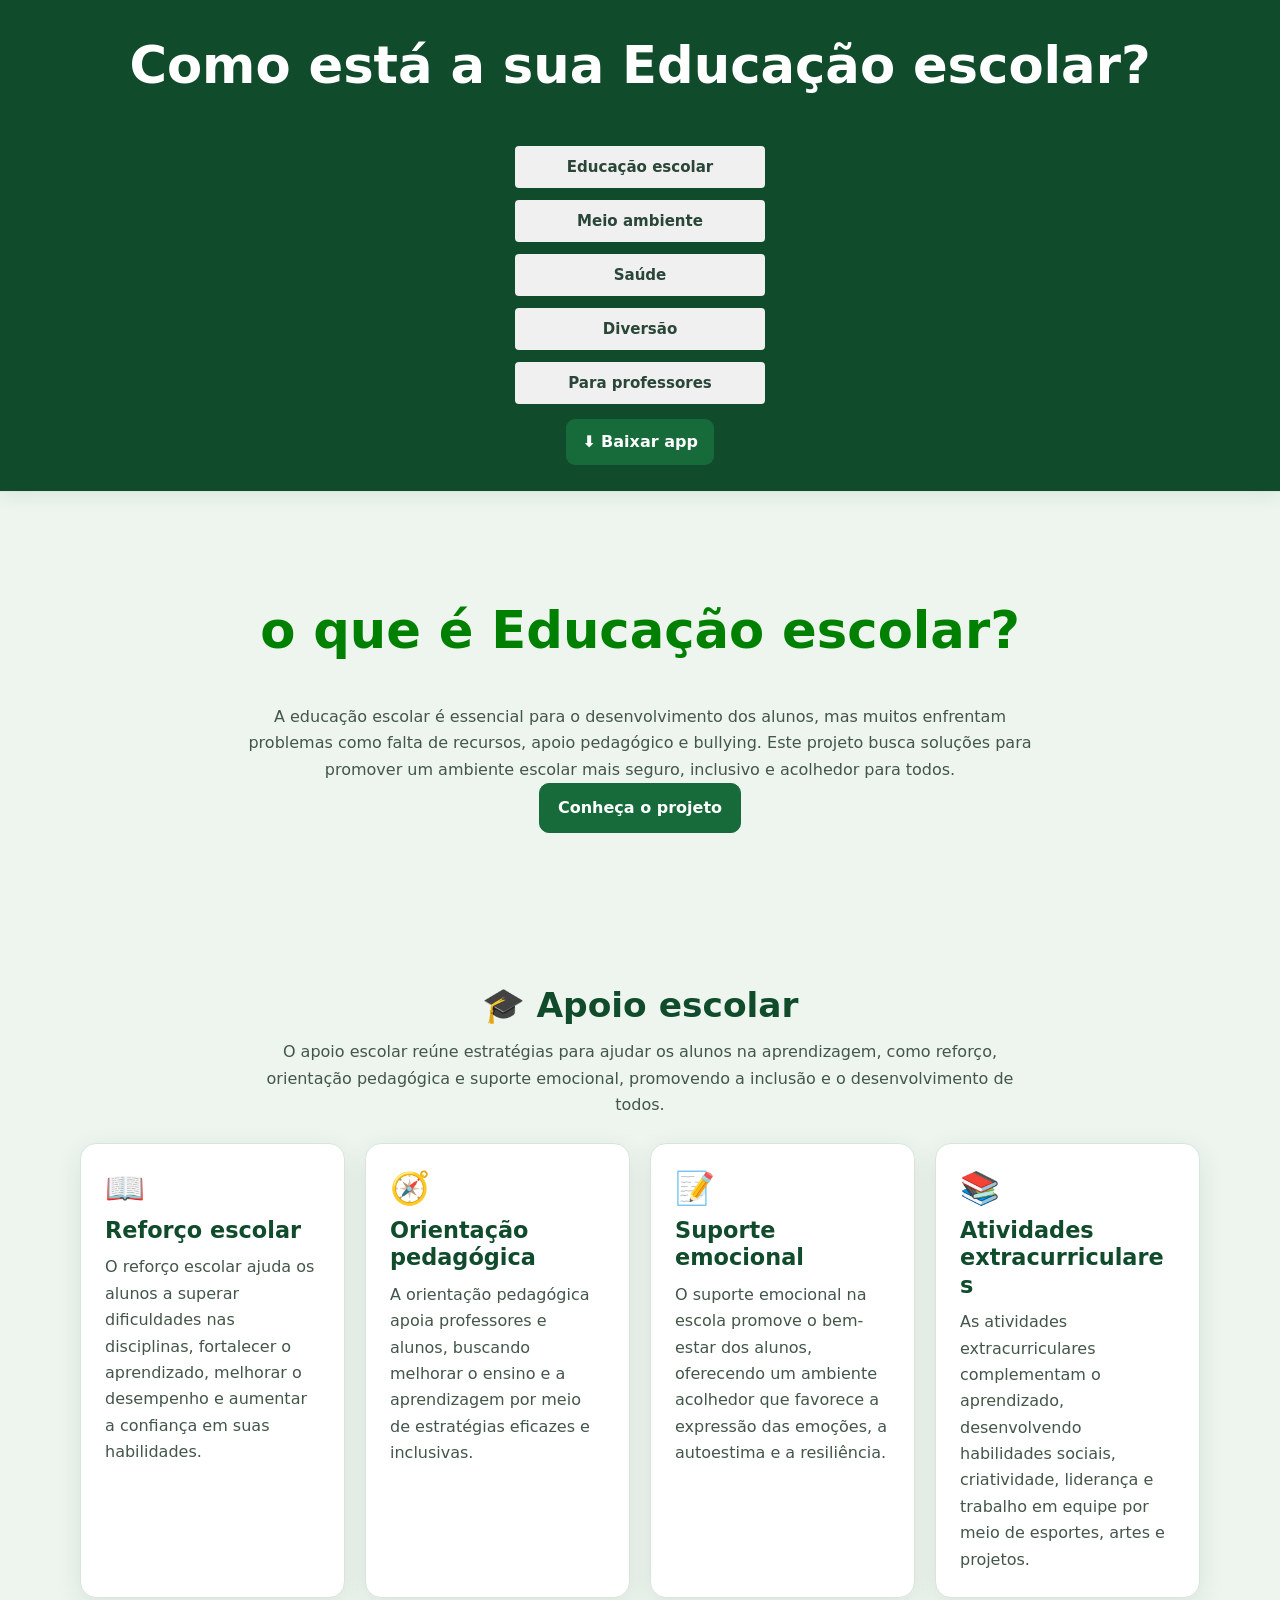
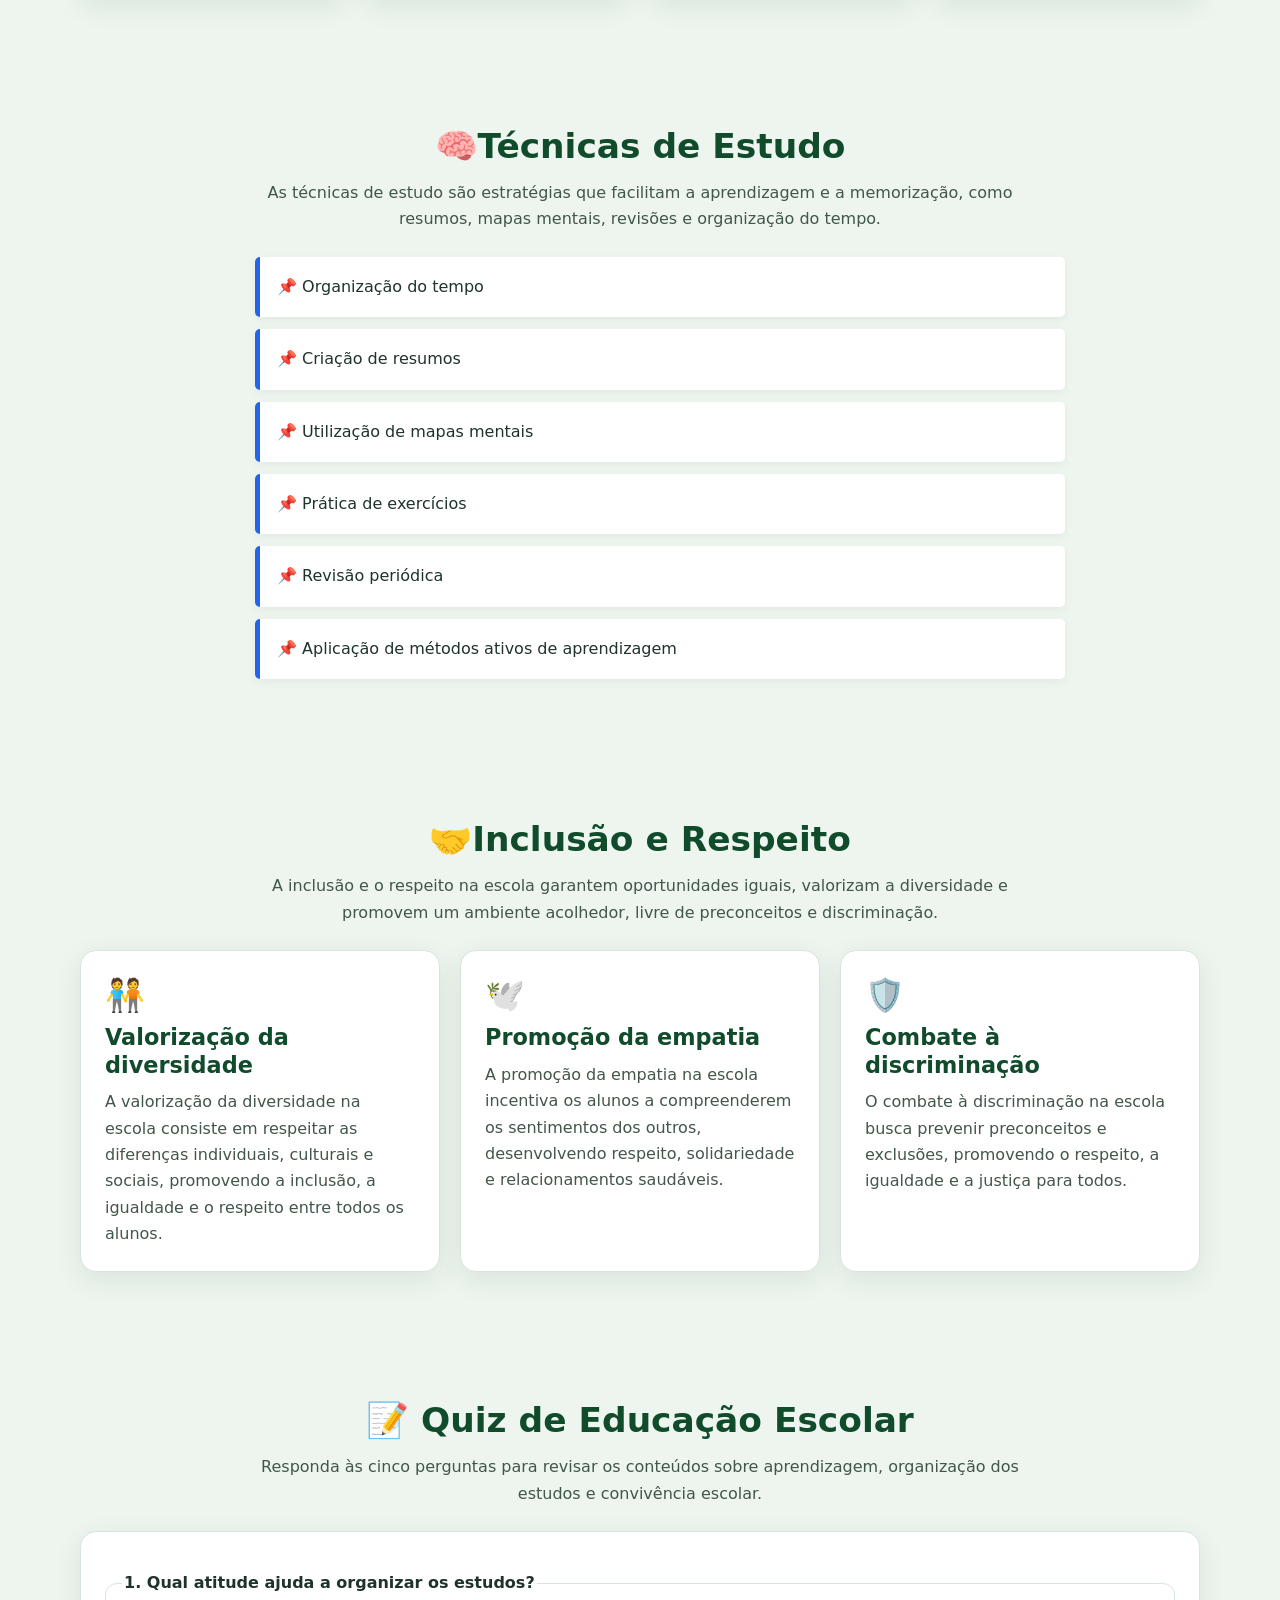
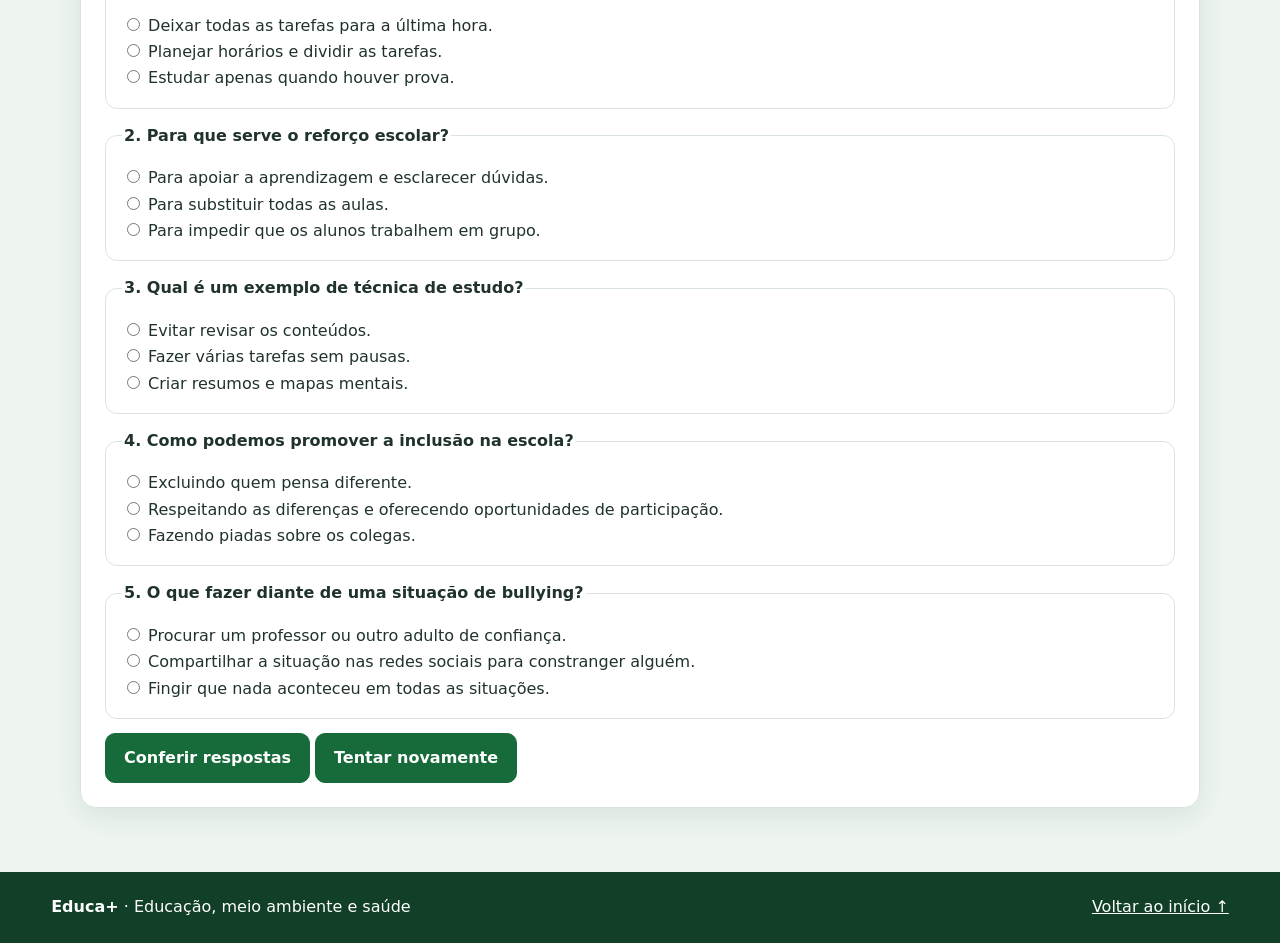
<file: index.html>
<!DOCTYPE html>
<html lang="pt-br">
<head>
    <meta charset="UTF-8">
    <meta name="viewport" content="width=device-width, initial-scale=1.0">
    <title>Educa+| Educação Escolar, Saúde e Meio Ambiente</title>
    <meta name="theme-color" content="#108616">
  <link rel="stylesheet" href="style.css">
    <style>
      /* Ajustes somente para telas pequenas; style.css permanece intacto. */
      @media (max-width: 600px) {
        header { padding: 12px 4%; }
        .topo { gap: 12px; }
        .logo { font-size: 21px; line-height: 1.3; overflow-wrap: anywhere; }
        nav { display: flex; flex-wrap: wrap; justify-content: center; gap: 6px; }
        nav a { margin: 3px; font-size: 14px; }
        .install-area { margin-top: 12px; }
        .app { min-height: auto; padding: 42px 5%; }
        .app h1 { font-size: clamp(28px, 8vw, 36px); line-height: 1.2; }
        .app p { font-size: 17px; line-height: 1.55; }
        section { padding: 42px 5%; }
        .titulo { padding: 12px; overflow-wrap: anywhere; }
        .titulo h2 { font-size: clamp(24px, 6.5vw, 30px); line-height: 1.25; }
        .titulo p, .card p { font-size: 16px; line-height: 1.55; }
        .cards { grid-template-columns: minmax(0, 1fr); gap: 16px; }
        .card { min-width: 0; padding: 20px; overflow-wrap: anywhere; }
        .tecnica li { overflow-wrap: anywhere; }
      }
    </style>
    <link rel="manifest" href="manifest.json">
<style id="ecoplay-improvements">.ecoplay-teacher-section{padding:clamp(28px,5vw,56px) 5%;background:#eef8ef;color:#174d2a}.ecoplay-teacher-inner{width:min(100%,1050px);margin:0 auto}.ecoplay-teacher-section h2{margin:0 0 12px;color:#176b37}.ecoplay-teacher-section p{line-height:1.65}.ecoplay-teacher-grid{display:grid;grid-template-columns:repeat(3,minmax(0,1fr));gap:16px;margin:22px 0}.ecoplay-teacher-grid article{min-width:0;padding:20px;background:#fff;border:1px solid #d4e8d7;border-radius:14px;box-shadow:0 4px 14px rgba(20,80,35,.06)}.ecoplay-teacher-grid h3{margin-top:0;line-height:1.35}.ecoplay-teacher-note{padding:14px 16px;border-left:4px solid #248346;background:#fff;border-radius:6px}.ecoplay-teacher-section .ecoplay-button{display:inline-block;padding:11px 18px;border-radius:9px;background:#176b37;color:#fff;text-decoration:none;font-weight:700}.ecoplay-game-intro{max-width:900px;margin:18px auto;padding:22px;border-radius:14px;background:#f0f8f0;color:#174d2a;line-height:1.65}.ecoplay-game-cards{display:grid;grid-template-columns:repeat(3,minmax(0,1fr));gap:16px;margin:24px 0}.ecoplay-game-card{padding:20px;border:1px solid #d4e8d7;border-radius:14px;background:#fff;color:#174d2a}.ecoplay-game-card h2{margin-top:0;font-size:1.25rem}.ecoplay-game-card a{display:inline-block;margin-top:8px;color:#176b37;font-weight:700}@media(max-width:700px){.ecoplay-teacher-grid,.ecoplay-game-cards{grid-template-columns:1fr}.ecoplay-teacher-grid article,.ecoplay-game-card{padding:17px}}</style>
</head>
<body>
<a class="ecoplay-skip-link" href="#conteudo-principal">Pular para o conteúdo</a>
      <header>
    <h1>Como está a sua Educação escolar?</h1>
    
    <nav>
        <a href="index.html">Educação escolar</a>
        <a href="meio_ambiente.html">Meio ambiente</a>
        <a href="saude.html">Saúde</a>
        <a href="diversao.html">Diversão</a>   
        <a href="para_professores.html">Para professores</a>
     </nav>
        <div class="install-area">
                <button class="install-button" id="installAppButton" type="button">⬇️ Baixar app</button>
                <p class="install-message" id="installAppMessage" aria-live="polite"></p>
            </div>
      </header>
            <section id="conteudo-principal">
                <div class="titulo">
                    <h1>
                    o que é Educação escolar?
                   </h1>
                    <p>A educação escolar é essencial para o desenvolvimento dos alunos, mas muitos enfrentam 
                      problemas como falta de recursos, apoio pedagógico e bullying. Este projeto busca soluções
                       para promover um ambiente escolar mais seguro, inclusivo e acolhedor para todos.
                </p>
                <a href="#apoio" class="botao">Conheça o projeto</a>
               </div>
            </section>

            <section id="apoio">
                <div class="titulo">
                    <h2>
                     🎓 Apoio escolar
                   </h2>

                    <p>O apoio escolar reúne estratégias para ajudar os alunos na 
                      aprendizagem, como reforço, orientação pedagógica e suporte 
                      emocional, promovendo a inclusão e o desenvolvimento de todos.
                </p>
               </div>
              <div class="cards">
                <div class="card">
                    <div class="emoji">📖</div>
                    <h3> Reforço escolar</h3>
                    <p>O reforço escolar ajuda os alunos a superar dificuldades nas 
                      disciplinas, fortalecer o aprendizado, melhorar o desempenho e 
                      aumentar a confiança em suas habilidades.</p>
                </div>
                <div class="card">
                    <div class="emoji">🧭</div>
                    <h3>Orientação pedagógica</h3>
                    <p>A orientação pedagógica apoia professores e alunos, buscando melhorar o ensino e a aprendizagem por meio de estratégias eficazes e inclusivas.</p>
                </div>
                <div class="card">
                    <div class="emoji">📝</div>
                    <h3> Suporte emocional</h3>
                    <p>O suporte emocional na escola promove o bem-estar dos alunos, oferecendo um ambiente acolhedor que favorece a expressão das emoções, a autoestima e a resiliência.</p>
                </div>
                <div class="card">
                    <div class="emoji">📚</div>
                    <h3>Atividades extracurriculares</h3>
                    <p>As atividades extracurriculares complementam o aprendizado, desenvolvendo habilidades sociais, criatividade, liderança e trabalho em equipe por meio de esportes, artes e projetos.</p>
                </div>
               </div>
            </section>
            <section id="estudo">
              <div class="titulo">
                <h2>🧠Técnicas de Estudo</h2>
                <p>As técnicas de estudo são estratégias que facilitam a aprendizagem e a memorização, como resumos, mapas mentais, revisões e organização do tempo.</p>
              </div>
              <ul class="tecnica">
                <div class="tecnica">
                  <li>📌 Organização do tempo</li>
                </div>
                <div class="tecnica">
                  <li>📌 Criação de resumos</li>
                </div>
                <div class="tecnica">
                  <li>📌 Utilização de mapas mentais</li>
                </div>
                <div class="tecnica">
                  <li>📌 Prática de exercícios</li>
                </div>
                <div class="tecnica">
                  <li>📌 Revisão periódica</li>
                </div>
                <div class="tecnica">
                  <li>📌 Aplicação de métodos ativos de aprendizagem</li>
                </div>
              </ul>
            </section>
            <section id="motivacao">
              <div class="titulo">
                <h2>🤝Inclusão e Respeito</h2>
                <p>A inclusão e o respeito na escola garantem oportunidades iguais, valorizam a diversidade e promovem um ambiente acolhedor, livre de preconceitos e discriminação.</p>
              </div>
              <div class="cards">
                <div class="card">
                    <div class="emoji">🧑‍🤝‍🧑</div>
                  <h3>Valorização da diversidade</h3>
                  <p>A valorização da diversidade na escola consiste em respeitar as diferenças individuais, culturais e sociais, promovendo a inclusão, a igualdade e o respeito entre todos os alunos.</p>
                </div>
                <div class="card">
                    <div class="emoji">🕊️</div>
                  <h3>Promoção da empatia</h3>
                  <p>A promoção da empatia na escola incentiva os alunos a compreenderem os sentimentos dos outros, desenvolvendo respeito, solidariedade e relacionamentos saudáveis.</p>
                </div>
                <div class="card">
                    <div class="emoji">🛡️</div>
                  <h3>Combate à discriminação</h3>
                  <p>O combate à discriminação na escola busca prevenir preconceitos e exclusões, promovendo o respeito, a igualdade e a justiça para todos.</p>
                </div>
            </section>

            <section id="quiz-educacao">
              <div class="titulo">
                <h2>📝 Quiz de Educação Escolar</h2>
                <p>Responda às cinco perguntas para revisar os conteúdos sobre aprendizagem, organização dos estudos e convivência escolar.</p>
              </div>

              <form id="educationQuiz" class="card">
                <fieldset>
                  <legend><strong>1. Qual atitude ajuda a organizar os estudos?</strong></legend>
                  <label><input type="radio" name="q1" value="a"> Deixar todas as tarefas para a última hora.</label><br>
                  <label><input type="radio" name="q1" value="b"> Planejar horários e dividir as tarefas.</label><br>
                  <label><input type="radio" name="q1" value="c"> Estudar apenas quando houver prova.</label>
                </fieldset>

                <fieldset>
                  <legend><strong>2. Para que serve o reforço escolar?</strong></legend>
                  <label><input type="radio" name="q2" value="a"> Para apoiar a aprendizagem e esclarecer dúvidas.</label><br>
                  <label><input type="radio" name="q2" value="b"> Para substituir todas as aulas.</label><br>
                  <label><input type="radio" name="q2" value="c"> Para impedir que os alunos trabalhem em grupo.</label>
                </fieldset>

                <fieldset>
                  <legend><strong>3. Qual é um exemplo de técnica de estudo?</strong></legend>
                  <label><input type="radio" name="q3" value="a"> Evitar revisar os conteúdos.</label><br>
                  <label><input type="radio" name="q3" value="b"> Fazer várias tarefas sem pausas.</label><br>
                  <label><input type="radio" name="q3" value="c"> Criar resumos e mapas mentais.</label>
                </fieldset>

                <fieldset>
                  <legend><strong>4. Como podemos promover a inclusão na escola?</strong></legend>
                  <label><input type="radio" name="q4" value="a"> Excluindo quem pensa diferente.</label><br>
                  <label><input type="radio" name="q4" value="b"> Respeitando as diferenças e oferecendo oportunidades de participação.</label><br>
                  <label><input type="radio" name="q4" value="c"> Fazendo piadas sobre os colegas.</label>
                </fieldset>

                <fieldset>
                  <legend><strong>5. O que fazer diante de uma situação de bullying?</strong></legend>
                  <label><input type="radio" name="q5" value="a"> Procurar um professor ou outro adulto de confiança.</label><br>
                  <label><input type="radio" name="q5" value="b"> Compartilhar a situação nas redes sociais para constranger alguém.</label><br>
                  <label><input type="radio" name="q5" value="c"> Fingir que nada aconteceu em todas as situações.</label>
                </fieldset>

                <p>
                  <button class="botao" type="submit">Conferir respostas</button>
                  <button class="botao" type="reset">Tentar novamente</button>
                </p>
                <p id="educationQuizResult" role="status" aria-live="polite"></p>
                <div id="educationQuizFeedback" hidden></div>
              </form>
            </section>


              <footer class="ecoplay-footer">
  <p><strong>Educa+</strong> · Educação, meio ambiente e saúde</p>
  <a href="#conteudo-principal">Voltar ao início ↑</a>
</footer>

    <script>
    (function () {
      const form = document.getElementById('educationQuiz');
      const result = document.getElementById('educationQuizResult');
      const feedback = document.getElementById('educationQuizFeedback');
      if (!form || !result || !feedback) return;

      const answers = { q1: 'b', q2: 'a', q3: 'c', q4: 'b', q5: 'a' };
      const explanations = [
        'Planejar horários e dividir tarefas torna os estudos mais organizados.',
        'O reforço escolar ajuda a esclarecer dúvidas e fortalecer a aprendizagem.',
        'Resumos e mapas mentais ajudam a organizar e revisar informações.',
        'A inclusão envolve respeito às diferenças e participação de todos.',
        'Procurar um adulto de confiança ajuda a obter apoio para lidar com o bullying.'
      ];

      form.addEventListener('submit', function (event) {
        event.preventDefault();
        let score = 0;
        let unanswered = false;

        Object.keys(answers).forEach(function (key) {
          const selected = form.querySelector('input[name="' + key + '"]:checked');
          if (!selected) unanswered = true;
          else if (selected.value === answers[key]) score++;
        });

        if (unanswered) {
          result.textContent = 'Responda às cinco perguntas antes de conferir o resultado.';
          feedback.hidden = true;
          feedback.textContent = '';
          return;
        }

        result.textContent = 'Resultado: ' + score + ' de 5 respostas corretas.';
        feedback.hidden = false;
        const list = document.createElement('ol');
        explanations.forEach(function (explanation) {
          const item = document.createElement('li');
          item.textContent = explanation;
          list.appendChild(item);
        });

        feedback.replaceChildren();
        const heading = document.createElement('h3');
        heading.textContent = 'Revisão das respostas';
        const message = document.createElement('p');
        message.textContent = score === 5
          ? 'Excelente! Você demonstrou que compreendeu os temas.'
          : score >= 3
            ? 'Bom trabalho! Leia as explicações e tente novamente se quiser.'
            : 'Continue estudando os conteúdos da página e tente novamente.';
        feedback.append(heading, list, message);
      });

      form.addEventListener('reset', function () {
        result.textContent = '';
        feedback.hidden = true;
        feedback.textContent = '';
      });
    })();
    </script>
    <script src="./pwa.js" defer></script>
</body>
</html>
</file>
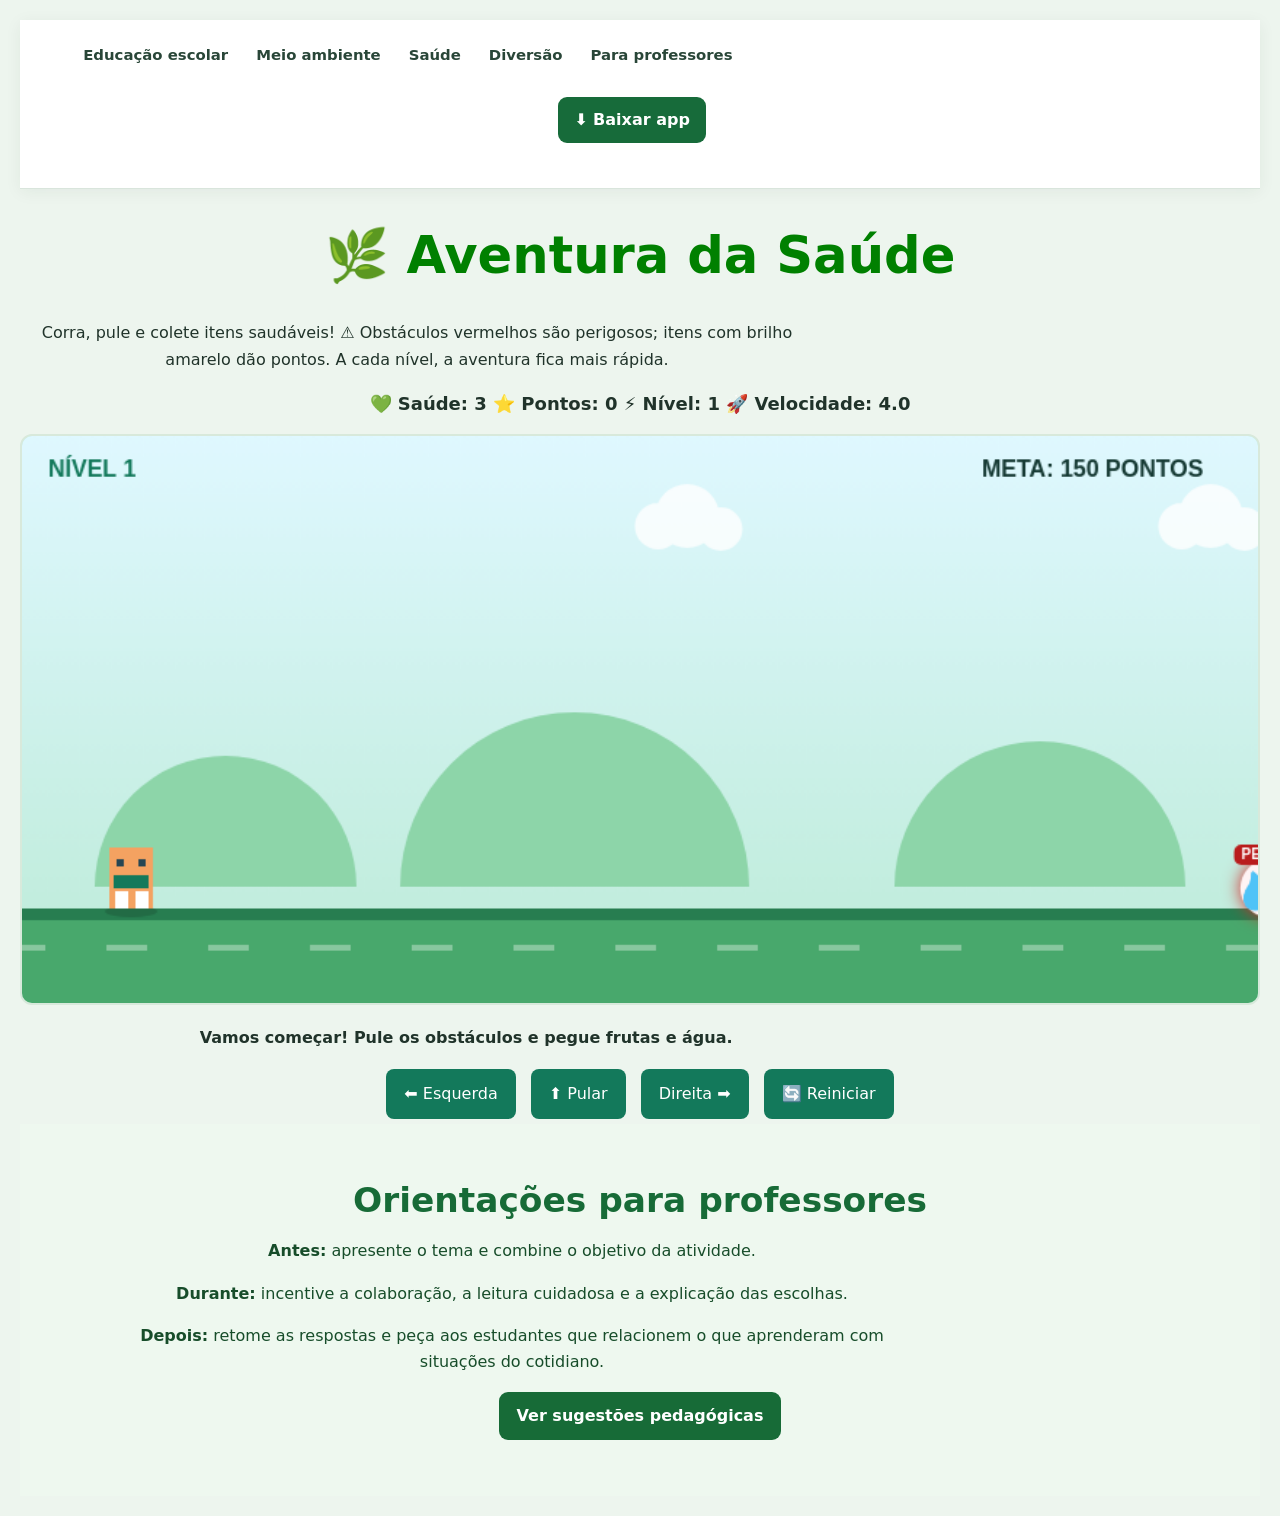
<file: aventura_da_aventura.html>
<!DOCTYPE html>
<html lang="pt-BR">
<head>
<meta charset="UTF-8">
<meta name="viewport" content="width=device-width, initial-scale=1.0">
<title>Aventura da Saúde</title>

<style>
* {
    box-sizing: border-box;
}

body {
    margin: 0;
    padding: 20px;
    font-family: Arial, sans-serif;
    text-align: center;
    background: #eaf8f1;
    color: #173b35;
}

h1 {
    color: #13795b;
}

.info {
    font-size: 18px;
    font-weight: bold;
    margin: 15px;
}

canvas {
    width: 100%;
    max-width: 850px;
    touch-action: none;
    background: #bcebd7;
    border: 4px solid #13795b;
    border-radius: 12px;
}

button {
    padding: 12px 18px;
    margin: 5px;
    border: none;
    border-radius: 8px;
    background: #13795b;
    color: white;
    font-size: 16px;
    cursor: pointer;
}

button:hover {
    background: #0d6047;
}

#mensagem {
    font-weight: bold;
    margin: 12px;
}
</style>
    <link rel="stylesheet" href="style.css">
    <link rel="manifest" href="manifest.json">
    <meta name="theme-color" content="#1b5e20">
<style id="ecoplay-improvements">.ecoplay-teacher-section{padding:clamp(28px,5vw,56px) 5%;background:#eef8ef;color:#174d2a}.ecoplay-teacher-inner{width:min(100%,1050px);margin:0 auto}.ecoplay-teacher-section h2{margin:0 0 12px;color:#176b37}.ecoplay-teacher-section p{line-height:1.65}.ecoplay-teacher-grid{display:grid;grid-template-columns:repeat(3,minmax(0,1fr));gap:16px;margin:22px 0}.ecoplay-teacher-grid article{min-width:0;padding:20px;background:#fff;border:1px solid #d4e8d7;border-radius:14px;box-shadow:0 4px 14px rgba(20,80,35,.06)}.ecoplay-teacher-grid h3{margin-top:0;line-height:1.35}.ecoplay-teacher-note{padding:14px 16px;border-left:4px solid #248346;background:#fff;border-radius:6px}.ecoplay-teacher-section .ecoplay-button{display:inline-block;padding:11px 18px;border-radius:9px;background:#176b37;color:#fff;text-decoration:none;font-weight:700}.ecoplay-game-intro{max-width:900px;margin:18px auto;padding:22px;border-radius:14px;background:#f0f8f0;color:#174d2a;line-height:1.65}.ecoplay-game-cards{display:grid;grid-template-columns:repeat(3,minmax(0,1fr));gap:16px;margin:24px 0}.ecoplay-game-card{padding:20px;border:1px solid #d4e8d7;border-radius:14px;background:#fff;color:#174d2a}.ecoplay-game-card h2{margin-top:0;font-size:1.25rem}.ecoplay-game-card a{display:inline-block;margin-top:8px;color:#176b37;font-weight:700}@media(max-width:700px){.ecoplay-teacher-grid,.ecoplay-game-cards{grid-template-columns:1fr}.ecoplay-teacher-grid article,.ecoplay-game-card{padding:17px}}</style>
</head>

<body>
<div class="ecoplay-site-header">
    <nav class="ecoplay-nav" aria-label="Navegação principal">
        <a href="index.html">Educação escolar</a>
        <a href="meio_ambiente.html">Meio ambiente</a>
        <a href="saude.html">Saúde</a>
        <a href="diversao.html">Diversão</a>
        <a href="para_professores.html">Para professores</a>
    </nav>
        <div class="install-area">
                <button class="install-button" id="installAppButton" type="button">⬇️ Baixar app</button>
                <p class="install-message" id="installAppMessage" aria-live="polite"></p>
            </div>
    <p class="ecoplay-install-message" aria-live="polite"></p>
</div>
<a class="ecoplay-skip-link" href="#conteudo-principal">Pular para o conteúdo</a>

<h1 id="conteudo-principal">🌿 Aventura da Saúde</h1>
<p>Corra, pule e colete itens saudáveis! ⚠️ Obstáculos vermelhos são perigosos; itens com brilho amarelo dão pontos. A cada nível, a aventura fica mais rápida.</p>

<div class="info">
    💚 Saúde: <span id="saude">3</span>
    ⭐ Pontos: <span id="pontos">0</span>
    ⚡ Nível: <span id="nivel">1</span>
    🚀 Velocidade: <span id="velocidade">4.0</span>
</div>

<canvas id="jogo" width="850" height="390"></canvas>

<p id="mensagem">
    Use as setas para andar e ESPAÇO para pular!
</p>

<button id="esquerda">⬅ Esquerda</button>
<button id="pular">⬆ Pular</button>
<button id="direita">Direita ➡</button>
<button id="reiniciar">🔄 Reiniciar</button>

<script>
const canvas = document.getElementById("jogo");
const ctx = canvas.getContext("2d");

const chao = 325;
const larguraMundo = canvas.width;
let personagem, obstaculos, itens, teclas, saude, pontos, quadro, fim, invencivel;
let velocidadeAtual = 4;
let nivelAtual = 1;
let proximoObstaculo = 70;
let proximoItem = 100;
let ultimoTempo = 0;
let acumulador = 0;
const PASSO = 1000 / 60;

function iniciar() {
    personagem = {
        x: 60, y: chao - 42, largura: 30, altura: 42,
        velocidadeY: 0, noChao: true
    };
    obstaculos = [];
    itens = [];
    teclas = {};
    saude = 3;
    pontos = 0;
    quadro = 0;
    fim = false;
    invencivel = 0;
    velocidadeAtual = 4;
    nivelAtual = 1;
    proximoObstaculo = 70;
    proximoItem = 100;
    ultimoTempo = 0;
    acumulador = 0;

    document.getElementById("mensagem").textContent =
        "Vamos começar! Pule os obstáculos e pegue frutas e água.";
    atualizarInfo();
}

function atualizarInfo() {
    document.getElementById("saude").textContent = saude;
    document.getElementById("pontos").textContent = pontos;
    const nivelEl = document.getElementById("nivel");
    const velocidadeEl = document.getElementById("velocidade");
    if (nivelEl) nivelEl.textContent = nivelAtual;
    if (velocidadeEl) velocidadeEl.textContent = velocidadeAtual.toFixed(1);
}

function pular() {
    if (!fim && personagem.noChao) {
        personagem.velocidadeY = -12.5;
        personagem.noChao = false;
    }
}

document.addEventListener("keydown", function(e) {
    if (["ArrowLeft", "ArrowRight", "ArrowUp", " "].includes(e.key)) e.preventDefault();
    teclas[e.key] = true;
    if (e.key === " " || e.key === "ArrowUp") pular();
});
document.addEventListener("keyup", e => teclas[e.key] = false);
window.addEventListener("blur", () => teclas = {});

function ligarBotaoMovimento(id, tecla) {
    const botao = document.getElementById(id);
    const pressionar = e => {
        e.preventDefault();
        teclas[tecla] = true;
        if (botao.setPointerCapture && e.pointerId !== undefined) {
            try { botao.setPointerCapture(e.pointerId); } catch (_) {}
        }
    };
    const soltar = e => {
        if (e) e.preventDefault();
        teclas[tecla] = false;
    };
    botao.addEventListener("pointerdown", pressionar);
    ["pointerup", "pointerleave", "pointercancel", "lostpointercapture"].forEach(ev =>
        botao.addEventListener(ev, soltar)
    );
}
ligarBotaoMovimento("esquerda", "ArrowLeft");
ligarBotaoMovimento("direita", "ArrowRight");
document.getElementById("pular").addEventListener("click", pular);
document.getElementById("reiniciar").addEventListener("click", iniciar);

function colidiu(a, b) {
    // Margem ligeiramente menor para a colisão parecer mais justa.
    const margem = b.tipo === "obstaculo" ? 5 : 0;
    return a.x + 4 < b.x + b.largura - margem &&
           a.x + a.largura - 4 > b.x + margem &&
           a.y + 4 < b.y + b.altura - margem &&
           a.y + a.altura - 2 > b.y + margem;
}

function criarObjetos() {
    if (quadro >= proximoObstaculo) {
        const alto = Math.random() < 0.22 && nivelAtual >= 3;
        obstaculos.push({
            x: larguraMundo + 10,
            y: chao - (alto ? 38 : 28),
            largura: alto ? 34 : 28,
            altura: alto ? 38 : 28,
            emoji: alto ? "🌵" : (Math.random() < 0.5 ? "🪨" : "💦"),
            tipo: "obstaculo"
        });
        // Intervalo diminui com o nível, mas mantém espaço mínimo para reagir.
        proximoObstaculo = quadro + Math.max(34, 82 - nivelAtual * 4) + Math.random() * 22;
    }

    if (quadro >= proximoItem) {
        itens.push({
            x: larguraMundo + 10,
            y: chao - 72 - Math.random() * 70,
            largura: 25, altura: 25,
            emoji: Math.random() < 0.5 ? "🍎" : "💧",
            tipo: "item"
        });
        proximoItem = quadro + Math.max(48, 112 - nivelAtual * 3) + Math.random() * 30;
    }
}

function desenharCenario() {
    const gradiente = ctx.createLinearGradient(0, 0, 0, canvas.height);
    gradiente.addColorStop(0, "#dff8ff");
    gradiente.addColorStop(1, "#bcebd7");
    ctx.fillStyle = gradiente;
    ctx.fillRect(0, 0, canvas.width, canvas.height);

    ctx.fillStyle = "#8dd5a9";
    ctx.beginPath();
    ctx.arc(140, 310, 90, Math.PI, 0);
    ctx.arc(380, 310, 120, Math.PI, 0);
    ctx.arc(700, 310, 100, Math.PI, 0);
    ctx.fill();

    // Nuvens decorativas.
    ctx.fillStyle = "rgba(255,255,255,.8)";
    const nuvemX = (canvas.width - (quadro * velocidadeAtual * 0.18) % (canvas.width + 100));
    [nuvemX, nuvemX - 360].forEach(x => {
        ctx.beginPath();
        ctx.arc(x, 62, 16, 0, Math.PI * 2);
        ctx.arc(x + 20, 55, 22, 0, Math.PI * 2);
        ctx.arc(x + 43, 64, 15, 0, Math.PI * 2);
        ctx.fill();
    });

    ctx.fillStyle = "#48a86c";
    ctx.fillRect(0, chao, canvas.width, 65);
    ctx.fillStyle = "#277d50";
    ctx.fillRect(0, chao, canvas.width, 8);

    // Marcas do chão dão sensação de velocidade.
    ctx.fillStyle = "rgba(255,255,255,.35)";
    for (let x = 0; x < canvas.width; x += 70) {
        const deslocamento = (quadro * velocidadeAtual) % 70;
        ctx.fillRect(x - deslocamento, chao + 25, 28, 4);
    }
}

function desenharPersonagem() {
    if (invencivel > 0 && Math.floor(invencivel / 5) % 2 === 0) return;
    // Sombra.
    ctx.fillStyle = "rgba(0,0,0,.14)";
    ctx.beginPath();
    ctx.ellipse(personagem.x + 15, chao + 2, personagem.noChao ? 18 : 11, 4, 0, 0, Math.PI * 2);
    ctx.fill();

    ctx.fillStyle = "#f4a261";
    ctx.fillRect(personagem.x, personagem.y, personagem.largura, personagem.altura);
    ctx.fillStyle = "#264653";
    ctx.fillRect(personagem.x + 5, personagem.y + 8, 5, 5);
    ctx.fillRect(personagem.x + 20, personagem.y + 8, 5, 5);
    ctx.fillStyle = "#13795b";
    ctx.fillRect(personagem.x + 3, personagem.y + 19, 24, 9);
    ctx.fillStyle = "#ffffff";
    const passo = personagem.noChao && (teclas.ArrowLeft || teclas.ArrowRight) ? Math.sin(quadro * 0.45) * 3 : 0;
    ctx.fillRect(personagem.x + 4, personagem.y + 30, 9, 12 + passo);
    ctx.fillRect(personagem.x + 18, personagem.y + 30, 9, 12 - passo);
}


function desenharRetanguloArredondado(x, y, largura, altura, raio) {
    if (typeof ctx.roundRect === "function") {
        ctx.beginPath();
        ctx.roundRect(x, y, largura, altura, raio);
        return;
    }
    ctx.beginPath();
    ctx.moveTo(x + raio, y);
    ctx.lineTo(x + largura - raio, y);
    ctx.quadraticCurveTo(x + largura, y, x + largura, y + raio);
    ctx.lineTo(x + largura, y + altura - raio);
    ctx.quadraticCurveTo(x + largura, y + altura, x + largura - raio, y + altura);
    ctx.lineTo(x + raio, y + altura);
    ctx.quadraticCurveTo(x, y + altura, x, y + altura - raio);
    ctx.lineTo(x, y + raio);
    ctx.quadraticCurveTo(x, y, x + raio, y);
    ctx.closePath();
}

function desenharObjetos() {
    // Desenha cada objeto com contorno, brilho e uma base de contraste
    // para que seja fácil identificá-lo mesmo em movimento.
    obstaculos.forEach(o => {
        const cx = o.x + o.largura / 2;
        const cy = o.y + o.altura / 2;
        ctx.save();

        // Halo de alerta atrás do obstáculo.
        ctx.shadowColor = "#d62828";
        ctx.shadowBlur = 12;
        ctx.fillStyle = "#fff4f4";
        ctx.beginPath();
        ctx.arc(cx, cy, Math.max(o.largura, o.altura) * 0.72, 0, Math.PI * 2);
        ctx.fill();
        ctx.shadowBlur = 0;

        // Contorno escuro e emoji ampliado.
        ctx.font = "34px Arial";
        ctx.textAlign = "center";
        ctx.textBaseline = "middle";
        ctx.lineWidth = 4;
        ctx.strokeStyle = "#7f1d1d";
        ctx.strokeText(o.emoji, cx, cy);
        ctx.fillText(o.emoji, cx, cy);

        // Rótulo de alerta.
        ctx.font = "bold 10px Arial";
        const label = "PERIGO";
        const labelW = ctx.measureText(label).width + 10;
        ctx.fillStyle = "#b91c1c";
        desenharRetanguloArredondado(cx - labelW / 2, o.y - 16, labelW, 14, 5);
        ctx.fill();
        ctx.fillStyle = "#ffffff";
        ctx.fillText(label, cx, o.y - 9);
        ctx.restore();
    });

    itens.forEach(i => {
        const cx = i.x + i.largura / 2;
        const cy = i.y + i.altura / 2;
        ctx.save();

        // Medalhão amarelo destaca os itens que podem ser coletados.
        ctx.shadowColor = "#f59e0b";
        ctx.shadowBlur = 16;
        ctx.fillStyle = "#fff7b2";
        ctx.beginPath();
        ctx.arc(cx, cy, 23 + Math.sin(quadro * 0.12) * 2, 0, Math.PI * 2);
        ctx.fill();
        ctx.shadowBlur = 0;

        ctx.lineWidth = 3;
        ctx.strokeStyle = "#a16207";
        ctx.stroke();
        ctx.font = "31px Arial";
        ctx.textAlign = "center";
        ctx.textBaseline = "middle";
        ctx.strokeStyle = "#ffffff";
        ctx.lineWidth = 2;
        ctx.strokeText(i.emoji, cx, cy);
        ctx.fillText(i.emoji, cx, cy);

        ctx.font = "bold 10px Arial";
        const label = "PEGUE!";
        const labelW = ctx.measureText(label).width + 10;
        ctx.fillStyle = "#166534";
        desenharRetanguloArredondado(cx - labelW / 2, i.y - 17, labelW, 14, 5);
        ctx.fill();
        ctx.fillStyle = "#ffffff";
        ctx.fillText(label, cx, i.y - 10);
        ctx.restore();
    });

    ctx.textAlign = "start";
    ctx.textBaseline = "alphabetic";
}

function terminar(vitoria) {
    fim = true;
    document.getElementById("mensagem").textContent = vitoria
        ? "🏆 Incrível! Você venceu a Aventura da Saúde!"
        : "💚 Fim de jogo! Clique em Reiniciar e tente bater seu recorde.";
    desenhar();
    ctx.fillStyle = "rgba(10, 40, 30, .72)";
    ctx.fillRect(0, 0, canvas.width, canvas.height);
    ctx.textAlign = "center";
    ctx.fillStyle = "#fff";
    ctx.font = "bold 36px Arial";
    ctx.fillText(vitoria ? "VOCÊ VENCEU!" : "FIM DE JOGO", canvas.width / 2, 155);
    ctx.font = "bold 22px Arial";
    ctx.fillText("Pontuação: " + pontos + "  •  Nível: " + nivelAtual, canvas.width / 2, 198);
    ctx.font = "18px Arial";
    ctx.fillText("Clique em Reiniciar para jogar novamente", canvas.width / 2, 235);
    ctx.textAlign = "start";
}

function atualizar() {
    if (fim) return;
    quadro++;

    // A dificuldade cresce gradualmente conforme a pontuação.
    nivelAtual = 1 + Math.floor(pontos / 30);
    velocidadeAtual = Math.min(11, 4 + (nivelAtual - 1) * 0.65);
    atualizarInfo();

    const velocidadeJogador = 4.5 + Math.min(1.5, (nivelAtual - 1) * 0.12);
    if (teclas.ArrowLeft) personagem.x -= velocidadeJogador;
    if (teclas.ArrowRight) personagem.x += velocidadeJogador;
    personagem.x = Math.max(0, Math.min(canvas.width - personagem.largura, personagem.x));

    personagem.y += personagem.velocidadeY;
    personagem.velocidadeY += 0.62;
    if (personagem.y + personagem.altura >= chao) {
        personagem.y = chao - personagem.altura;
        personagem.velocidadeY = 0;
        personagem.noChao = true;
    }

    if (invencivel > 0) invencivel--;
    criarObjetos();

    obstaculos.forEach(o => {
        o.x -= velocidadeAtual;
        if (colidiu(personagem, o) && invencivel === 0) {
            saude--;
            invencivel = 75;
            document.getElementById("mensagem").textContent =
                "Ops! Desvie dos obstáculos! Você perdeu uma vida.";
            atualizarInfo();
            if (saude <= 0) terminar(false);
        }
    });

    itens.forEach(i => {
        i.x -= velocidadeAtual;
        if (!i.coletado && colidiu(personagem, i)) {
            i.coletado = true;
            i.x = -100;
            pontos += 10;
            document.getElementById("mensagem").textContent = i.emoji === "💧"
                ? "💧 Boa! A água ajuda a manter o corpo hidratado!"
                : "🍎 Muito bem! Frutas fazem parte de uma alimentação saudável!";
            atualizarInfo();
            if (pontos >= 150) terminar(true);
        }
    });

    obstaculos = obstaculos.filter(o => o.x > -60);
    itens = itens.filter(i => i.x > -60);
}

function desenhar() {
    desenharCenario();
    desenharObjetos();
    desenharPersonagem();

    ctx.fillStyle = "#173b35";
    ctx.font = "bold 16px Arial";
    ctx.fillText("META: 150 PONTOS", 660, 28);
    ctx.fillStyle = "#13795b";
    ctx.fillText("NÍVEL " + nivelAtual, 18, 28);
}

function loop(tempo) {
    if (!ultimoTempo) ultimoTempo = tempo;
    const delta = Math.min(tempo - ultimoTempo, 50);
    ultimoTempo = tempo;
    acumulador += delta;

    while (acumulador >= PASSO) {
        atualizar();
        acumulador -= PASSO;
    }
    desenhar();
    requestAnimationFrame(loop);
}

iniciar();
requestAnimationFrame(loop);
</script>
    <script src="pwa.js" defer></script>
<section id="orientacao-docente" class="ecoplay-teacher-section"><div class="ecoplay-teacher-inner"><h2>Orientações para professores</h2><p><strong>Antes:</strong> apresente o tema e combine o objetivo da atividade.</p><p><strong>Durante:</strong> incentive a colaboração, a leitura cuidadosa e a explicação das escolhas.</p><p><strong>Depois:</strong> retome as respostas e peça aos estudantes que relacionem o que aprenderam com situações do cotidiano.</p><a class="ecoplay-button" href="index.html#para-professores">Ver sugestões pedagógicas</a></div></section>
</body>
</html>
</file>
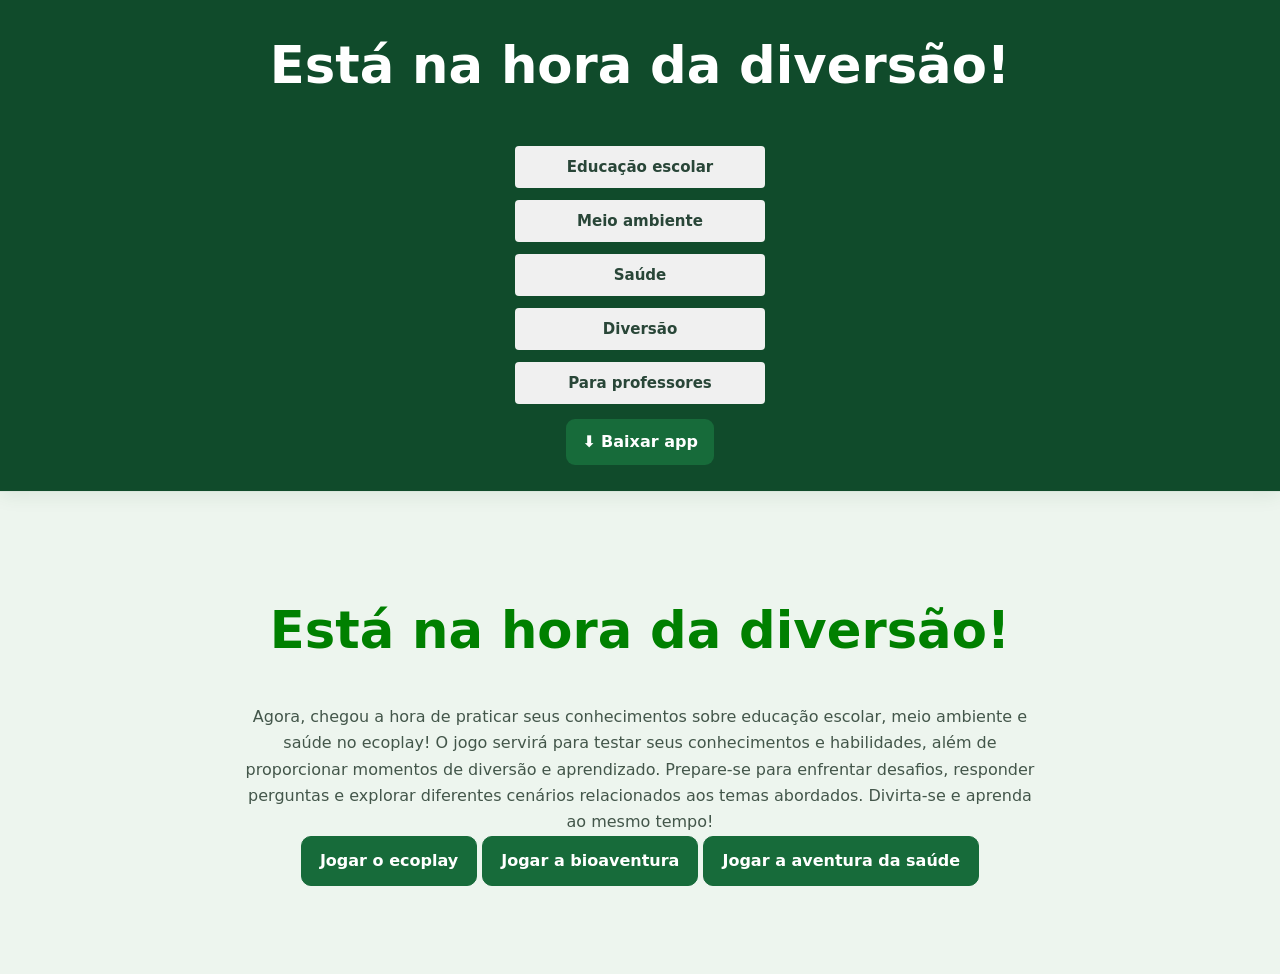
<file: diversao.html>
<!DOCTYPE html>
<html lang="pt-br">
<head>
    <meta charset="UTF-8">
    <meta name="viewport" content="width=device-width, initial-scale=1.0">
    <title>Diversão</title>
    <link rel="manifest" href="manifest.json">
    <meta name="theme-color" content="#1b5e20">
    <link rel="stylesheet" href="style.css">
<style id="ecoplay-improvements">.ecoplay-teacher-section{padding:clamp(28px,5vw,56px) 5%;background:#eef8ef;color:#174d2a}.ecoplay-teacher-inner{width:min(100%,1050px);margin:0 auto}.ecoplay-teacher-section h2{margin:0 0 12px;color:#176b37}.ecoplay-teacher-section p{line-height:1.65}.ecoplay-teacher-grid{display:grid;grid-template-columns:repeat(3,minmax(0,1fr));gap:16px;margin:22px 0}.ecoplay-teacher-grid article{min-width:0;padding:20px;background:#fff;border:1px solid #d4e8d7;border-radius:14px;box-shadow:0 4px 14px rgba(20,80,35,.06)}.ecoplay-teacher-grid h3{margin-top:0;line-height:1.35}.ecoplay-teacher-note{padding:14px 16px;border-left:4px solid #248346;background:#fff;border-radius:6px}.ecoplay-teacher-section .ecoplay-button{display:inline-block;padding:11px 18px;border-radius:9px;background:#176b37;color:#fff;text-decoration:none;font-weight:700}.ecoplay-game-intro{max-width:900px;margin:18px auto;padding:22px;border-radius:14px;background:#f0f8f0;color:#174d2a;line-height:1.65}.ecoplay-game-cards{display:grid;grid-template-columns:repeat(3,minmax(0,1fr));gap:16px;margin:24px 0}.ecoplay-game-card{padding:20px;border:1px solid #d4e8d7;border-radius:14px;background:#fff;color:#174d2a}.ecoplay-game-card h2{margin-top:0;font-size:1.25rem}.ecoplay-game-card a{display:inline-block;margin-top:8px;color:#176b37;font-weight:700}@media(max-width:700px){.ecoplay-teacher-grid,.ecoplay-game-cards{grid-template-columns:1fr}.ecoplay-teacher-grid article,.ecoplay-game-card{padding:17px}}</style>
</head>
<body>
<a class="ecoplay-skip-link" href="#conteudo-principal">Pular para o conteúdo</a>
     <header>
    <h1>Está na hora da diversão!</h1>
    
    <nav>
        <a href="index.html">Educação escolar</a>
        <a href="meio_ambiente.html">Meio ambiente</a>
        <a href="saude.html">Saúde</a>
        <a href="diversao.html">Diversão</a>
        <a href="para_professores.html">Para professores</a>
</nav>
        <div class="install-area">
                <button class="install-button" id="installAppButton" type="button">⬇️ Baixar app</button>
                <p class="install-message" id="installAppMessage" aria-live="polite"></p>
            </div>
      </header>
    <main id="conteudo-principal"><section id="diversao">
            <div class="titulo">
            <h1>Está na hora da diversão!</h1>
            <p>Agora, chegou a hora de praticar seus conhecimentos sobre educação escolar, meio ambiente e saúde no ecoplay! O jogo servirá
               para testar seus conhecimentos e habilidades, além de proporcionar momentos de diversão e aprendizado. Prepare-se para enfrentar desafios, responder 
               perguntas e explorar diferentes cenários relacionados aos temas abordados. Divirta-se e aprenda ao mesmo tempo!
            </p>
            <a href="ecoplay.html" class="botao">Jogar o ecoplay</a>
            <a href="bioaventura.html" class="botao">Jogar a bioaventura</a>
            <a href="aventura_da_aventura.html" class="botao">Jogar a aventura da saúde</a>
            </div>
            
    <script src="pwa.js" defer></script>
</main>
    </body>
</html>
</file>
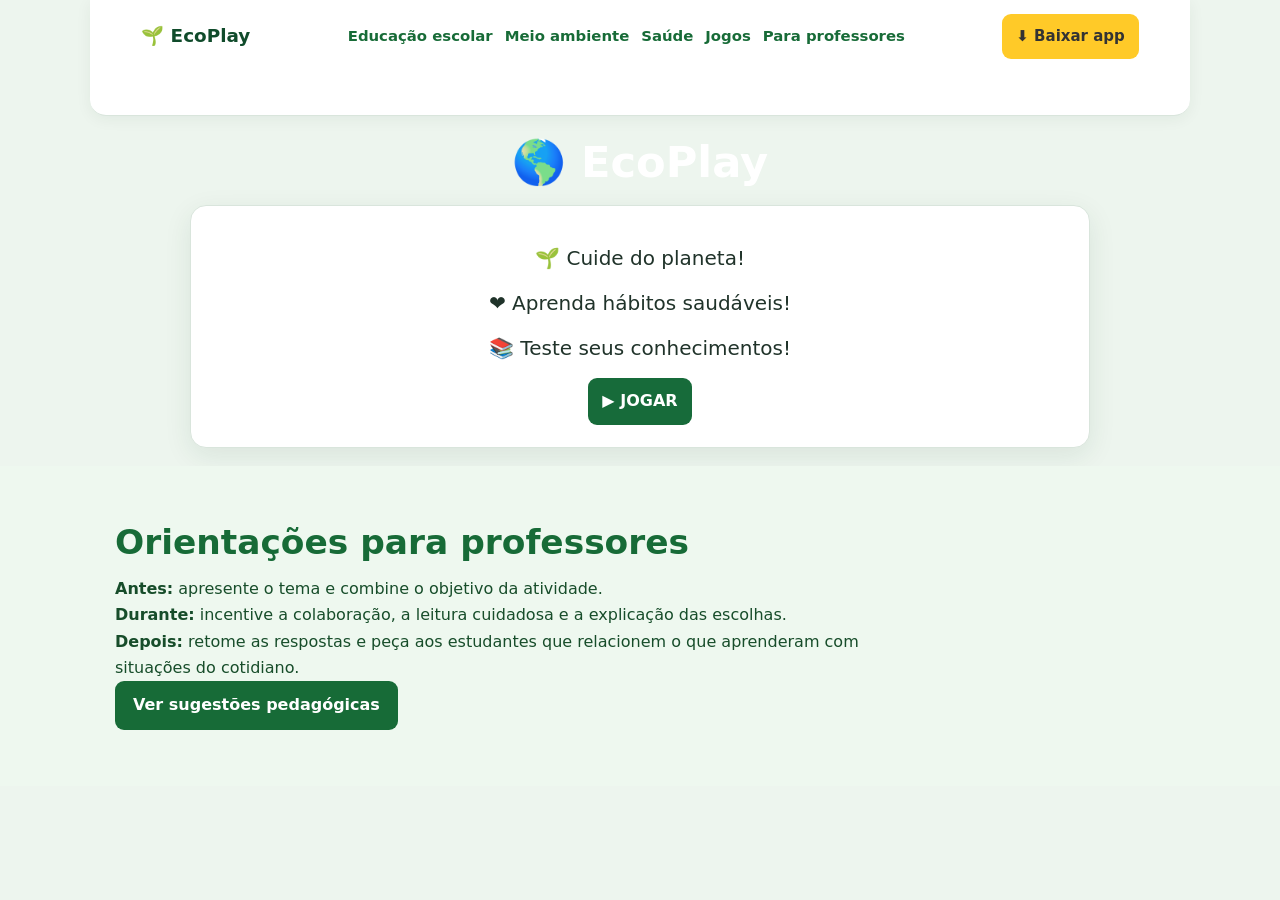
<file: ecoplay.html>
<!DOCTYPE html>
<html lang="pt-BR">
<head>
  <meta charset="UTF-8">
  <meta name="viewport" content="width=device-width, initial-scale=1">
  <meta name="theme-color" content="#1b5e20">
  <meta name="description" content="EcoPlay: um jogo educativo sobre meio ambiente, saúde e conhecimentos gerais.">
  <title>EcoPlay 🌎</title>
  <link rel="manifest" href="manifest.json">
  
  <style>
    * { box-sizing: border-box; margin: 0; padding: 0; }
    body {
      background: linear-gradient(135deg, #1b5e20, #81c784);
      min-height: 100vh; padding: 22px 0; font-family: Arial, sans-serif;
      display: flex; justify-content: center; align-items: center; color: white;
    }
    #app { width: 95%; max-width: 900px; text-align: center; }
    h1 { font-size: 42px; margin-bottom: 14px; }
    .install-area { margin: 0 0 18px; }
    #installAppButton { background: #ffca28; color: #333; }
    #installAppMessage { margin-top: 8px; font-size: 14px; min-height: 18px; }
    #menu, .panel {
      background: rgba(0,0,0,.5); padding: 30px; border-radius: 20px;
    }
    #menu p { font-size: 20px; margin: 15px; }
    button {
      border: none; border-radius: 12px; padding: 14px 24px; font-size: 18px;
      cursor: pointer; background: #ffca28; color: #333; font-weight: bold;
      touch-action: manipulation;
    }
  h1 {
    color: black; }
    button:hover { background: #ffd95a; }
    button:focus-visible { outline: 3px solid white; outline-offset: 3px; }
    #jogoArea { display: none; }
    #placar {
      display: flex; justify-content: space-between; gap: 10px; flex-wrap: wrap;
      background: rgba(0,0,0,.5); padding: 12px 20px; border-radius: 12px 12px 0 0;
      font-size: 20px;
    }
    canvas {
      width: 100%; height: auto; background: #7bd35a; border: 4px solid white;
      display: block; margin: auto; touch-action: none;
    }
    #controles {
      margin: 15px auto 0; display: grid; grid-template-columns: repeat(3, 64px);
      justify-content: center; gap: 8px; user-select: none;
    }
    #controles button {
      padding: 8px; width: 64px; height: 56px; background: #fff; font-size: 22px;
      touch-action: none;
    }
    #baixo { grid-column: 2; }
    #mensagem { margin-top: 15px; font-size: 18px; min-height: 24px; }
    #perguntaArea { display:none; margin-top: 18px; }
    #perguntaTexto { font-size: 20px; margin-bottom: 16px; }
    .opcoes { display:flex; flex-wrap:wrap; justify-content:center; gap:10px; }
    .opcoes button { min-width: 100px; }
    #feedback { min-height:24px; margin:14px 0; font-weight:bold; }
    .acoes { display:flex; justify-content:center; flex-wrap:wrap; gap:10px; margin-top:16px; }
    @media (max-width: 600px) {
      h1 { font-size: 32px;}
      #menu, .panel { padding: 22px 14px; }
      #menu p { font-size: 18px; }
      #placar { font-size: 16px; padding: 10px; }
      button { font-size: 16px; padding: 12px 18px; }
    }
  

/* Ajustes exclusivos desta página: preservam o style.css compartilhado e o jogo. */
html { min-width: 0; }
body { display:block; width:100%; min-width:0; min-height:100vh; margin:0; padding:0 0 28px; overflow-x:hidden; background:linear-gradient(135deg,#1b5e20,#81c784); }
.ecoplay-site-header { position:relative; z-index:5; display:flex; align-items:center; justify-content:space-between; flex-wrap:wrap; gap:12px; width:min(100% - 28px,1100px); margin:0 auto 22px; padding:14px 18px; border-radius:0 0 16px 16px; background:#fff; color:#174d2a; box-shadow:0 4px 16px rgba(0,0,0,.12); }
.ecoplay-brand { display:inline-flex; align-items:center; min-width:105px; min-height:38px; color:#176b37; text-decoration:none; font-size:1.15rem; font-weight:800; }
.ecoplay-brand::before { content:"🌱 EcoPlay"; }
.ecoplay-nav { display:flex; align-items:center; justify-content:center; flex-wrap:wrap; gap:8px 14px; }
.ecoplay-site-header .ecoplay-nav a { color:#176b37; text-decoration:none; font-weight:700; padding:7px 4px; }
.ecoplay-site-header .ecoplay-nav a:hover,.ecoplay-site-header .ecoplay-nav a:focus-visible { text-decoration:underline; }
.ecoplay-site-header #installAppButton { flex:0 0 auto; padding:10px 14px; font-size:15px; background:#ffca28; color:#333; }
.ecoplay-install-message { flex-basis:100%; margin:0; color:#285438; font-size:13px; text-align:right; }
.ecoplay-skip-link { position:absolute; top:-100px; left:12px; z-index:100; padding:10px 14px; background:#fff; color:#174d2a; border-radius:8px; }
.ecoplay-skip-link:focus { top:12px; }
#app { width:min(100% - 28px,900px); max-width:900px; margin:0 auto; text-align:center; }
#app > h1 { color:#fff; font-size:clamp(2rem,5vw,2.8rem); line-height:1.15; margin:0 0 18px; overflow-wrap:anywhere; }
#menu,#jogoArea,#jogoArea .panel { width:100%; min-width:0; border:1px solid rgba(255,255,255,.22); box-shadow:0 10px 28px rgba(0,0,0,.14); }
#menu { padding:clamp(18px,4vw,32px); }
#menu p { line-height:1.5; }
#jogoArea { margin:0 auto; }
#placar { width:100%; align-items:center; justify-content:space-around; border-radius:14px 14px 0 0; line-height:1.4; }
#jogo { display:block; width:100%; height:auto; aspect-ratio:8 / 5; max-width:100%; border-width:3px; }
#controles { margin-bottom:6px; }
#mensagem,#feedback { line-height:1.5; overflow-wrap:anywhere; }
#perguntaArea { margin-top:16px; text-align:center; }
#perguntaTexto { line-height:1.45; overflow-wrap:anywhere; }
.opcoes button { max-width:100%; white-space:normal; overflow-wrap:anywhere; }
.acoes button { min-height:44px; }
#jogoArea button:disabled { opacity:.65; cursor:not-allowed; }
@media (max-width:640px) {
 body { padding-bottom:18px; }
 .ecoplay-site-header { width:100%; margin-bottom:18px; padding:12px 14px; border-radius:0 0 14px 14px; justify-content:center; }
 .ecoplay-brand { justify-content:center; }
 .ecoplay-nav { width:100%; gap:6px 12px; }
 .ecoplay-site-header .ecoplay-nav a { font-size:14px; }
 .ecoplay-site-header #installAppButton { width:auto; min-height:42px; }
 .ecoplay-install-message { text-align:center; }
 #app { width:calc(100% - 20px); }
 #menu,#jogoArea .panel { padding:18px 12px; }
 #menu p { margin:10px 0; }
 #placar { display:grid; grid-template-columns:repeat(2,minmax(0,1fr)); gap:8px; font-size:14px; padding:10px 8px; }
 #placar span:last-child { grid-column:1 / -1; }
 #controles { grid-template-columns:repeat(3,minmax(48px,60px)); gap:7px; }
 #controles button { width:100%; height:52px; padding:5px; }
 .opcoes { display:grid; grid-template-columns:1fr; }
 .opcoes button { width:100%; min-width:0; text-align:left; }
 .acoes { display:grid; grid-template-columns:1fr; }
 .acoes button { width:100%; }
}
@media (prefers-reduced-motion:reduce) { html { scroll-behavior:auto; } }
  
#placar span { background:rgba(255,255,255,.12); border-radius:9px; padding:6px 10px; }
#placar strong { color:#ffdf62; }
#jogo { border-radius:0 0 12px 12px; box-shadow:0 8px 22px rgba(0,0,0,.2); }
#mensagem { background:rgba(0,0,0,.28); border-radius:10px; padding:10px; }
#pausarBtn { background:#d9efff; color:#153c5a; }
@media(max-width:640px) { #placar span { padding:5px 6px; } }

  </style>
    <link rel="stylesheet" href="style.css">
<style id="ecoplay-improvements">.ecoplay-teacher-section{padding:clamp(28px,5vw,56px) 5%;background:#eef8ef;color:#174d2a}.ecoplay-teacher-inner{width:min(100%,1050px);margin:0 auto}.ecoplay-teacher-section h2{margin:0 0 12px;color:#176b37}.ecoplay-teacher-section p{line-height:1.65}.ecoplay-teacher-grid{display:grid;grid-template-columns:repeat(3,minmax(0,1fr));gap:16px;margin:22px 0}.ecoplay-teacher-grid article{min-width:0;padding:20px;background:#fff;border:1px solid #d4e8d7;border-radius:14px;box-shadow:0 4px 14px rgba(20,80,35,.06)}.ecoplay-teacher-grid h3{margin-top:0;line-height:1.35}.ecoplay-teacher-note{padding:14px 16px;border-left:4px solid #248346;background:#fff;border-radius:6px}.ecoplay-teacher-section .ecoplay-button{display:inline-block;padding:11px 18px;border-radius:9px;background:#176b37;color:#fff;text-decoration:none;font-weight:700}.ecoplay-game-intro{max-width:900px;margin:18px auto;padding:22px;border-radius:14px;background:#f0f8f0;color:#174d2a;line-height:1.65}.ecoplay-game-cards{display:grid;grid-template-columns:repeat(3,minmax(0,1fr));gap:16px;margin:24px 0}.ecoplay-game-card{padding:20px;border:1px solid #d4e8d7;border-radius:14px;background:#fff;color:#174d2a}.ecoplay-game-card h2{margin-top:0;font-size:1.25rem}.ecoplay-game-card a{display:inline-block;margin-top:8px;color:#176b37;font-weight:700}@media(max-width:700px){.ecoplay-teacher-grid,.ecoplay-game-cards{grid-template-columns:1fr}.ecoplay-teacher-grid article,.ecoplay-game-card{padding:17px}}</style>
</head>
<body>
<div class="ecoplay-site-header">
  <a class="ecoplay-brand" href="index.html" aria-label="EcoPlay - página inicial"></a>
  <nav class="ecoplay-nav" aria-label="Navegação principa">
    <a href="index.html">Educação escolar</a>
    <a href="meio_ambiente.html">Meio ambiente</a>
    <a href="saude.html">Saúde</a>
    <a href="diversao.html">Jogos</a>
  
<a href="index.html#para-professores">Para professores</a>
</nav>
  <button class="install-button" id="installAppButton" type="button">⬇️ Baixar app</button>
  <p class="ecoplay-install-message" id="installAppMessage" aria-live="polite"></p>
</div>
<a class="ecoplay-skip-link" href="#conteudo-principal">Pular para o conteúdo</a>
<div id="app">
  <h1 id="conteudo-principal">🌎 EcoPlay</h1>
<section id="menu">
    <p>🌱 Cuide do planeta!</p>
    <p>❤️ Aprenda hábitos saudáveis!</p>
    <p>📚 Teste seus conhecimentos!</p>
    <button id="jogarBtn" type="button">▶️ JOGAR</button>
  </section>

  <section id="jogoArea">
    <div id="placar">
      <span>⭐ Pontos: <strong id="pontos">0</strong></span>
      <span>🎮 Fase: <strong id="fase">1</strong>/3</span>
      <span>📦 Restam: <strong id="restantes">10</strong></span>
      <span>✨ Combo: <strong id="combo">x0</strong></span>
      <span>❤️ Vidas: <strong id="vidas">❤️❤️❤️</strong></span>
    </div>
    <canvas id="jogo" width="800" height="500" aria-label="Área do jogo EcoPlay"></canvas>
    <div id="controles" aria-label="Controles direcionais">
      <div></div><button type="button" data-key="ArrowUp" aria-label="Mover para cima">⬆️</button><div></div>
      <button type="button" data-key="ArrowLeft" aria-label="Mover para esquerda">⬅️</button>
      <button id="baixo" type="button" data-key="ArrowDown" aria-label="Mover para baixo">⬇️</button>
      <button type="button" data-key="ArrowRight" aria-label="Mover para direita">➡️</button>
    </div>
    <p id="mensagem" aria-live="polite">Use as setas ou WASD para movimentar 🙂</p>

    <section id="perguntaArea" class="panel">
      <p id="perguntaTexto"></p>
      <div id="opcoes" class="opcoes"></div>
      <p id="feedback" aria-live="polite"></p>
    </section>
    <div class="acoes">
      <button id="pausarBtn" type="button">⏸️ Pausar</button>
      <button id="reiniciarBtn" type="button">🔄 Reiniciar</button>
      <button id="menuBtn" type="button">🏠 Menu</button>
    </div>
  </section>
</div>

<script>
if (window.CanvasRenderingContext2D && !CanvasRenderingContext2D.prototype.roundRect) {
 CanvasRenderingContext2D.prototype.roundRect=function(x,y,w,h,r){r=Math.min(r,w/2,h/2);this.beginPath();this.moveTo(x+r,y);this.lineTo(x+w-r,y);this.quadraticCurveTo(x+w,y,x+w,y+r);this.lineTo(x+w,y+h-r);this.quadraticCurveTo(x+w,y+h,x+w-r,y+h);this.lineTo(x+r,y+h);this.quadraticCurveTo(x,y+h,x,y+h-r);this.lineTo(x,y+r);this.quadraticCurveTo(x,y,x+r,y);this.closePath();return this;};
}
</script>

<script>
(() => {
"use strict";
const canvas=document.getElementById("jogo"),ctx=canvas.getContext("2d"),$=id=>document.getElementById(id);
let pontos=0,fase=1,vidas=3,combo=0,jogoTerminado=false,jogoIniciado=false,pausado=false,animationId=null,teclas=Object.create(null),objetos=[],perguntaAtual=0,perguntasRespondidas=false,tempo=0,particulas=[];
const jogador={x:380,y:230,tamanho:30,velocidade:4.5,invencivel:0};
const perguntas=[
{texto:"Qual atitude ajuda o meio ambiente?",opcoes:["A) Jogar lixo no chão","B) Reciclar","C) Desperdiçar água"],correta:1,explicacao:"Reciclar ajuda a reduzir o lixo e reaproveitar materiais."},
{texto:"Qual hábito ajuda a manter o corpo hidratado?",opcoes:["A) Beber água","B) Nunca beber água","C) Trocar água por refrigerante sempre"],correta:0,explicacao:"Beber água regularmente ajuda o corpo a funcionar bem."},
{texto:"Qual atitude economiza energia?",opcoes:["A) Deixar luzes acesas sem necessidade","B) Abrir a geladeira por muito tempo","C) Apagar a luz ao sair"],correta:2,explicacao:"Apagar as luzes quando não são necessárias evita desperdício."}];
function atualizarPlacar(){$("pontos").textContent=pontos;$("fase").textContent=fase;$("restantes").textContent=fase===3?Math.max(0,perguntas.length-perguntaAtual):objetos.length;$("combo").textContent="x"+combo;$("vidas").textContent="❤️".repeat(vidas)||"0";}
function posicaoLivre(){let x,y,n=0,sobreposto;do{x=52+Math.random()*(canvas.width-104);y=82+Math.random()*(canvas.height-130);sobreposto=Math.abs(x-jogador.x)<72&&Math.abs(y-jogador.y)<72;n++;}while(sobreposto&&n<40);return{x,y};}
function criarObjetos(){let tipos=[];if(fase===1)tipos=Array(10).fill("lixo");if(fase===2)tipos=[...Array(5).fill("fruta"),...Array(3).fill("agua"),...Array(3).fill("ruim")];objetos=tipos.map((tipo,id)=>({...posicaoLivre(),tamanho:32,tipo,fase:Math.random()*Math.PI*2,id}));atualizarPlacar();}
function tituloFase(){return{1:"🌱 FASE 1 • CUIDE DO PLANETA",2:"❤️ FASE 2 • CUIDE DA SAÚDE",3:"📚 FASE 3 • DESAFIO DO SABER"}[fase];}
function desenharFundo(){let g=ctx.createLinearGradient(0,0,0,canvas.height);if(fase===2){g.addColorStop(0,"#d6f2ff");g.addColorStop(1,"#7bcf9a");}else{g.addColorStop(0,"#c9f7a5");g.addColorStop(1,"#4fba69");}ctx.fillStyle=g;ctx.fillRect(0,0,canvas.width,canvas.height);ctx.fillStyle="rgba(255,255,255,.14)";for(let i=0;i<7;i++){ctx.beginPath();ctx.ellipse((i*145+55)%canvas.width,(i*83+120)%canvas.height,45,20,-.3,0,Math.PI*2);ctx.fill();}ctx.font="42px Arial";ctx.fillText("🌳",14,78);ctx.fillText("🌳",730,100);ctx.fillText("🌳",22,475);ctx.fillText("🌳",730,470);ctx.fillStyle="#fff";ctx.fillRect(12,12,470,34);ctx.fillStyle="#155b2d";ctx.font="bold 18px Arial";ctx.fillText(tituloFase(),22,35);}
function desenharJogador(){let x=jogador.x+jogador.tamanho/2,y=jogador.y+jogador.tamanho/2;ctx.save();ctx.globalAlpha=jogador.invencivel>0&&Math.floor(tempo/5)%2===0?.4:1;ctx.shadowColor="#075985";ctx.shadowBlur=13;ctx.fillStyle="#fff";ctx.beginPath();ctx.arc(x,y,24,0,Math.PI*2);ctx.fill();ctx.shadowBlur=0;ctx.lineWidth=3;ctx.strokeStyle="#075985";ctx.stroke();ctx.font="31px Arial";ctx.textAlign="center";ctx.textBaseline="middle";ctx.fillText("🙂",x,y+1);ctx.restore();ctx.textAlign="left";ctx.textBaseline="alphabetic";}
function desenharObjetos(){const d={lixo:{emoji:"🗑️",cor:"#176b37",nome:"RECICLE"},fruta:{emoji:"🍎",cor:"#b91c1c",nome:"+10 PTS"},agua:{emoji:"💧",cor:"#075985",nome:"+10 PTS"},ruim:{emoji:"🍔",cor:"#92400e",nome:"ATENÇÃO"}};objetos.forEach(o=>{let a=d[o.tipo],x=o.x+15,y=o.y+15+Math.sin(tempo*.06+o.fase)*3;ctx.save();ctx.shadowColor=a.cor;ctx.shadowBlur=12;ctx.fillStyle="#fff";ctx.beginPath();ctx.arc(x,y,25,0,Math.PI*2);ctx.fill();ctx.shadowBlur=0;ctx.lineWidth=3;ctx.strokeStyle=a.cor;ctx.stroke();ctx.font="30px Arial";ctx.textAlign="center";ctx.textBaseline="middle";ctx.fillText(a.emoji,x,y+1);ctx.font="bold 11px Arial";let w=ctx.measureText(a.nome).width+12;ctx.fillStyle=a.cor;ctx.beginPath();ctx.roundRect(x-w/2,y+27,w,17,5);ctx.fill();ctx.fillStyle="#fff";ctx.fillText(a.nome,x,y+35.5);ctx.restore();});ctx.textAlign="left";ctx.textBaseline="alphabetic";}
function criarParticulas(x,y,c){for(let i=0;i<12;i++)particulas.push({x,y,vx:(Math.random()-.5)*5,vy:(Math.random()-.5)*5,vida:24,c});}
function desenharParticulas(){particulas=particulas.filter(p=>p.vida>0);particulas.forEach(p=>{p.x+=p.vx;p.y+=p.vy;p.vida--;ctx.globalAlpha=p.vida/24;ctx.fillStyle=p.c;ctx.beginPath();ctx.arc(p.x,p.y,3,0,Math.PI*2);ctx.fill();});ctx.globalAlpha=1;}
function moverJogador(){let dx=0,dy=0;if(teclas.ArrowUp||teclas.w||teclas.W)dy--;if(teclas.ArrowDown||teclas.s||teclas.S)dy++;if(teclas.ArrowLeft||teclas.a||teclas.A)dx--;if(teclas.ArrowRight||teclas.d||teclas.D)dx++;if(dx&&dy){dx*=.7071;dy*=.7071;}jogador.x=Math.max(2,Math.min(canvas.width-jogador.tamanho-2,jogador.x+dx*jogador.velocidade));jogador.y=Math.max(52,Math.min(canvas.height-jogador.tamanho-2,jogador.y+dy*jogador.velocidade));if(jogador.invencivel>0)jogador.invencivel--;}
function colisao(a,b){return a.x+4<b.x+b.tamanho-2&&a.x+a.tamanho-4>b.x+2&&a.y+4<b.y+b.tamanho-2&&a.y+a.tamanho-4>b.y+2;}
function verificarColisoes(){for(let i=objetos.length-1;i>=0;i--){let o=objetos[i];if(!colisao(jogador,o))continue;if(o.tipo==="ruim"){pontos=Math.max(0,pontos-5);combo=0;if(jogador.invencivel===0){vidas--;jogador.invencivel=70;$("mensagem").textContent="🍔 Cuidado! Você perdeu uma vida e 5 pontos. Busque equilíbrio!";}else $("mensagem").textContent="🍔 Atenção: variedade e equilíbrio são importantes!";criarParticulas(o.x+15,o.y+15,"#ef4444");}else{combo++;let bonus=combo%4===0?5:0;pontos+=10+bonus;criarParticulas(o.x+15,o.y+15,o.tipo==="lixo"?"#166534":"#facc15");$("mensagem").textContent=o.tipo==="lixo"?"♻️ Resíduo recolhido! "+(bonus?"Combo de 4: +5 pontos extras!":"Continue limpando o ambiente!"):o.tipo==="fruta"?"🍎 Boa escolha! "+(bonus?"Combo de 4: +5 pontos extras!":"Uma alimentação variada é importante!"):"💧 Muito bem! "+(bonus?"Combo de 4: +5 pontos extras!":"Hidratação é importante!");}objetos.splice(i,1);}if(vidas<=0)return finalizarJogo(false);atualizarPlacar();if(!objetos.length){if(fase===1){fase=2;jogador.x=380;jogador.y=230;combo=0;criarObjetos();$("mensagem").textContent="🎉 Fase 1 concluída! Agora escolha hábitos saudáveis.";}else if(fase===2){fase=3;jogador.x=380;jogador.y=230;objetos=[];atualizarPlacar();abrirPergunta();}}}
function desenhar(){desenharFundo();if(fase<3)desenharObjetos();desenharParticulas();desenharJogador();if(pausado){ctx.fillStyle="rgba(0,0,0,.62)";ctx.fillRect(0,0,canvas.width,canvas.height);ctx.textAlign="center";ctx.fillStyle="#fff";ctx.font="bold 44px Arial";ctx.fillText("⏸ JOGO PAUSADO",canvas.width/2,canvas.height/2);ctx.font="20px Arial";ctx.fillText("Pressione Continuar para voltar",canvas.width/2,canvas.height/2+42);ctx.textAlign="left";}}
function loop(){animationId=null;if(!jogoIniciado||jogoTerminado||pausado||fase===3)return;tempo++;moverJogador();verificarColisoes();desenhar();if(jogoIniciado&&!jogoTerminado&&!pausado&&fase<3)animationId=requestAnimationFrame(loop);}
function iniciarJogo(){$("menu").style.display="none";$("jogoArea").style.display="block";$("perguntaArea").style.display="none";jogoIniciado=true;jogoTerminado=false;pausado=false;$("pausarBtn").textContent="⏸️ Pausar";desenhar();if(animationId===null&&fase<3)animationId=requestAnimationFrame(loop);}
function abrirPergunta(){if(perguntaAtual>=perguntas.length)return finalizarJogo(true);if(animationId!==null){cancelAnimationFrame(animationId);animationId=null;}let p=perguntas[perguntaAtual];$("perguntaArea").style.display="block";$("perguntaTexto").textContent=`Pergunta ${perguntaAtual+1}/${perguntas.length}: ${p.texto}`;$("feedback").textContent="";let area=$("opcoes");area.replaceChildren();p.opcoes.forEach((t,i)=>{let b=document.createElement("button");b.type="button";b.textContent=t;b.addEventListener("click",()=>responder(i));area.appendChild(b);});$("mensagem").textContent="Escolha a resposta correta para continuar.";atualizarPlacar();}
function responder(i){if(perguntasRespondidas)return;let p=perguntas[perguntaAtual];if(i===p.correta){pontos+=20;$("feedback").textContent="✅ Correto! "+p.explicacao;$("feedback").style.color="#c8ffbf";perguntasRespondidas=true;$("opcoes").querySelectorAll("button").forEach(b=>b.disabled=true);atualizarPlacar();setTimeout(()=>{perguntaAtual++;perguntasRespondidas=false;if(perguntaAtual>=perguntas.length)finalizarJogo(true);else abrirPergunta();},900);}else{pontos=Math.max(0,pontos-5);$("feedback").textContent="❌ Ainda não! Tente outra opção. (−5 pontos)";$("feedback").style.color="#ffe082";atualizarPlacar();}}
function finalizarJogo(vitoria=true){jogoTerminado=true;jogoIniciado=false;pausado=false;if(animationId!==null)cancelAnimationFrame(animationId);animationId=null;$("perguntaArea").style.display="none";desenharFundo();ctx.fillStyle="rgba(0,0,0,.82)";ctx.fillRect(0,0,canvas.width,canvas.height);ctx.textAlign="center";ctx.fillStyle="#fff";ctx.font="bold 48px Arial";ctx.fillText(vitoria?"🏆 PARABÉNS!":"💚 FIM DE JOGO",canvas.width/2,165);ctx.font="25px Arial";ctx.fillText(vitoria?"Você completou o EcoPlay!":"Suas vidas acabaram.",canvas.width/2,220);ctx.font="22px Arial";ctx.fillText("🌎 Cuidou do planeta!",canvas.width/2,275);ctx.fillText("❤️ Aprendeu sobre saúde!",canvas.width/2,320);ctx.fillText("📚 Testou seus conhecimentos!",canvas.width/2,365);ctx.font="bold 30px Arial";ctx.fillText("⭐ Pontuação: "+pontos,canvas.width/2,425);ctx.textAlign="left";$("mensagem").textContent=vitoria?"Parabéns! Você concluiu todas as fases. Toque em Reiniciar para jogar novamente.":"Fim de jogo. Reinicie para tentar outra vez.";atualizarPlacar();}
function reiniciar(){if(animationId!==null)cancelAnimationFrame(animationId);animationId=null;pontos=0;fase=1;vidas=3;combo=0;jogoTerminado=false;pausado=false;jogoIniciado=true;perguntaAtual=0;perguntasRespondidas=false;tempo=0;particulas=[];teclas=Object.create(null);jogador.x=380;jogador.y=230;jogador.invencivel=0;$("menu").style.display="none";$("jogoArea").style.display="block";$("perguntaArea").style.display="none";$("pausarBtn").textContent="⏸️ Pausar";$("mensagem").textContent="Use as setas ou WASD para movimentar 🙂";criarObjetos();atualizarPlacar();desenhar();animationId=requestAnimationFrame(loop);}
function pausarJogo(){if(!jogoIniciado||jogoTerminado||fase===3)return;pausado=!pausado;teclas=Object.create(null);$("pausarBtn").textContent=pausado?"▶️ Continuar":"⏸️ Pausar";if(pausado){if(animationId!==null)cancelAnimationFrame(animationId);animationId=null;desenhar();}else if(animationId===null)animationId=requestAnimationFrame(loop);}
function voltarMenu(){if(animationId!==null)cancelAnimationFrame(animationId);animationId=null;jogoIniciado=false;jogoTerminado=true;pausado=false;teclas=Object.create(null);$("jogoArea").style.display="none";$("menu").style.display="block";}
document.addEventListener("keydown",e=>{if(["ArrowUp","ArrowDown","ArrowLeft","ArrowRight"," "].includes(e.key))e.preventDefault();teclas[e.key]=true;if(e.key.toLowerCase()==="p"&&jogoIniciado)pausarJogo();});document.addEventListener("keyup",e=>teclas[e.key]=false);window.addEventListener("blur",()=>teclas=Object.create(null));
document.querySelectorAll("#controles button[data-key]").forEach(b=>{let k=b.dataset.key,down=e=>{e.preventDefault();teclas[k]=true;try{b.setPointerCapture(e.pointerId);}catch(_){}},up=e=>{e.preventDefault();teclas[k]=false;};b.addEventListener("pointerdown",down);["pointerup","pointerleave","pointercancel","lostpointercapture"].forEach(ev=>b.addEventListener(ev,up));b.addEventListener("contextmenu",e=>e.preventDefault());});
$("jogarBtn").addEventListener("click",iniciarJogo);$("reiniciarBtn").addEventListener("click",reiniciar);$("menuBtn").addEventListener("click",voltarMenu);$("pausarBtn").addEventListener("click",pausarJogo);atualizarPlacar();
if("serviceWorker"in navigator&&(location.protocol==="https:"||location.hostname==="localhost"))window.addEventListener("load",()=>navigator.serviceWorker.register("./service-worker.js").catch(()=>$("installAppMessage").textContent="O jogo funciona no navegador; não foi possível ativar o modo offline."));
})();
let eventoInstalacao=null;const botao=document.getElementById("installAppButton"),mensagemInstalacao=document.getElementById("installAppMessage");window.addEventListener("beforeinstallprompt",e=>{e.preventDefault();eventoInstalacao=e;botao.hidden=false;mensagemInstalacao.textContent="Seu aplicativo está pronto para instalação.";});botao.addEventListener("click",async()=>{if(eventoInstalacao){eventoInstalacao.prompt();const r=await eventoInstalacao.userChoice;mensagemInstalacao.textContent=r.outcome==="accepted"?"Instalação aceita!":"Instalação cancelada.";eventoInstalacao=null;}else mensagemInstalacao.textContent="Se a instalação estiver disponível, abra o menu do navegador e selecione Instalar app ou Adicionar à tela inicial.";});window.addEventListener("appinstalled",()=>{mensagemInstalacao.textContent="Aplicativo instalado com sucesso!";botao.hidden=true;});
</script>

    <script src="pwa.js" defer></script>
<section id="orientacao-docente" class="ecoplay-teacher-section">
  <div class="ecoplay-teacher-inner">
    <h2>Orientações para professores</h2>
    <p><strong>Antes:</strong> apresente o tema e combine o objetivo da atividade.</p>
    <p><strong>Durante:</strong> incentive a colaboração, a leitura cuidadosa e a explicação das escolhas.</p>
    <p><strong>Depois:</strong> retome as respostas e peça aos estudantes que relacionem o que aprenderam com situações do cotidiano.</p>
    <a class="ecoplay-button" href="para_professores.html">Ver sugestões pedagógicas</a>
  </div>
</section>
</body>
</html>
</file>
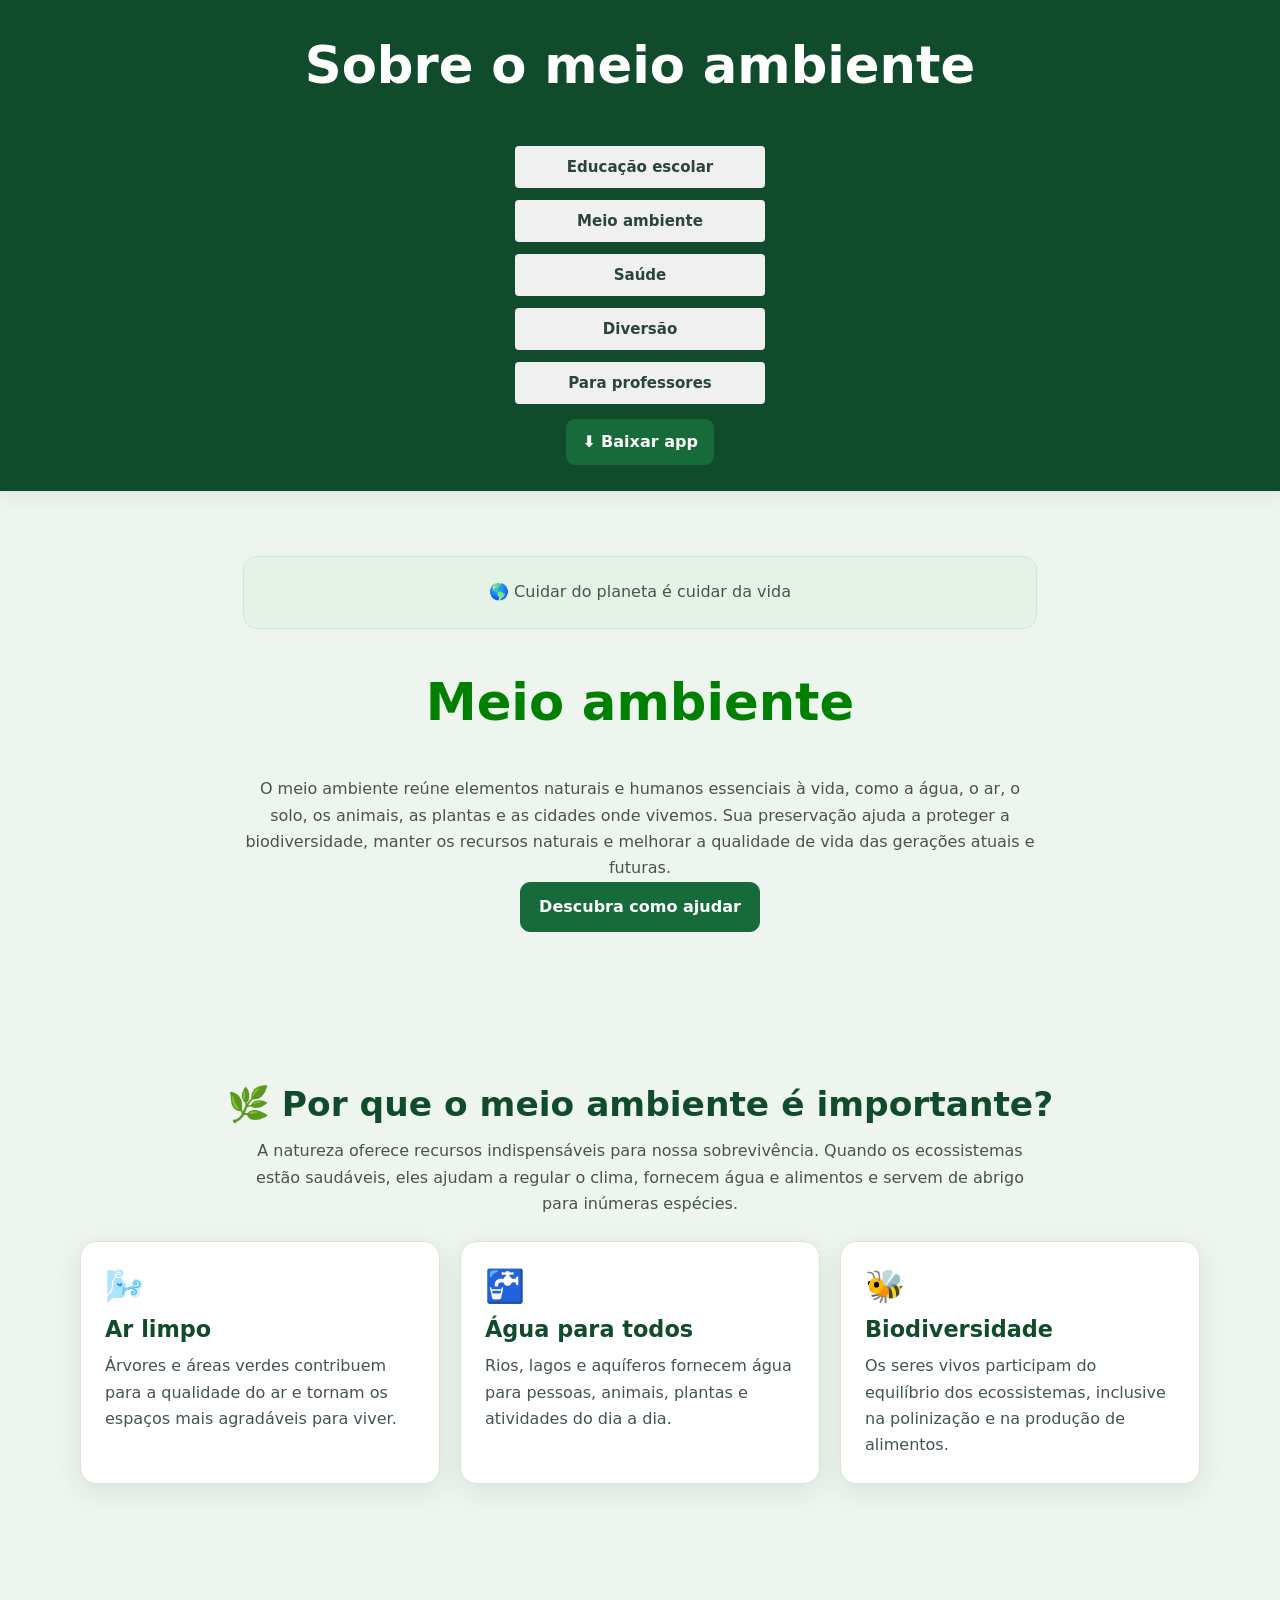
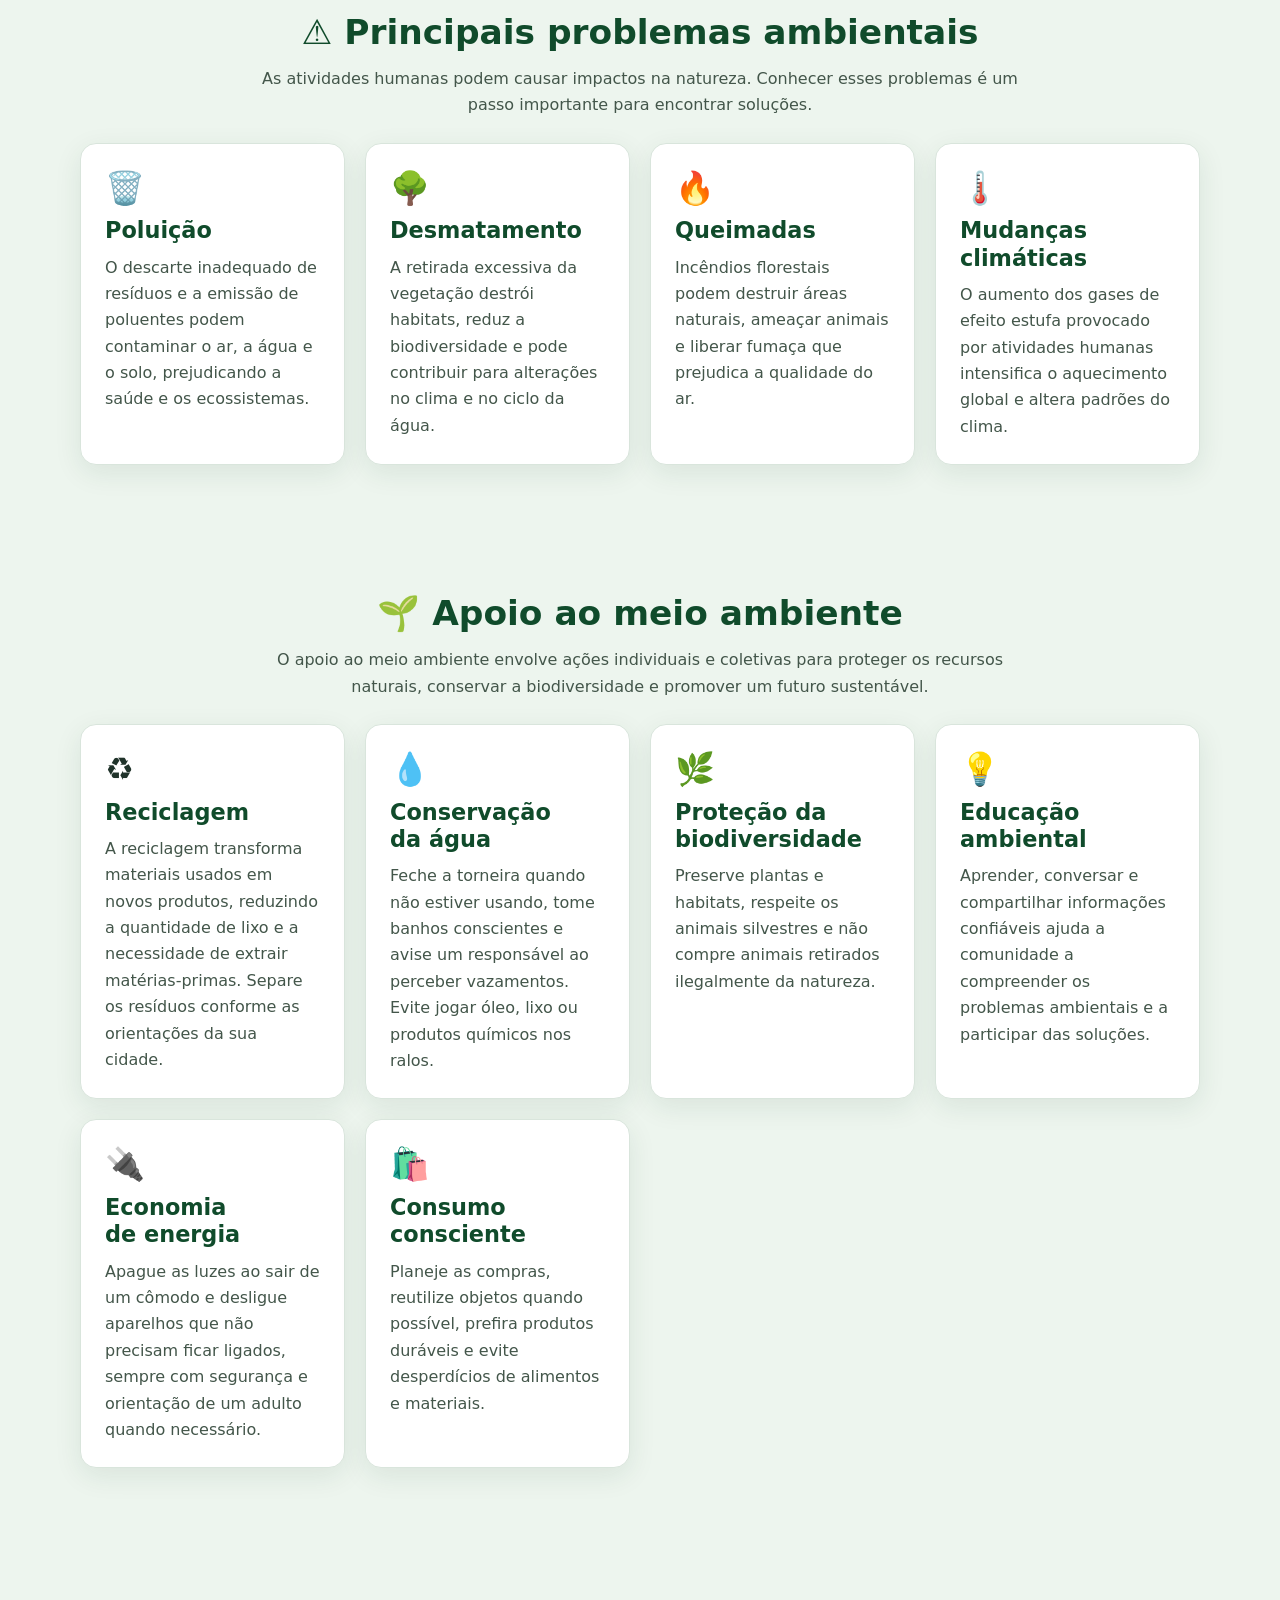
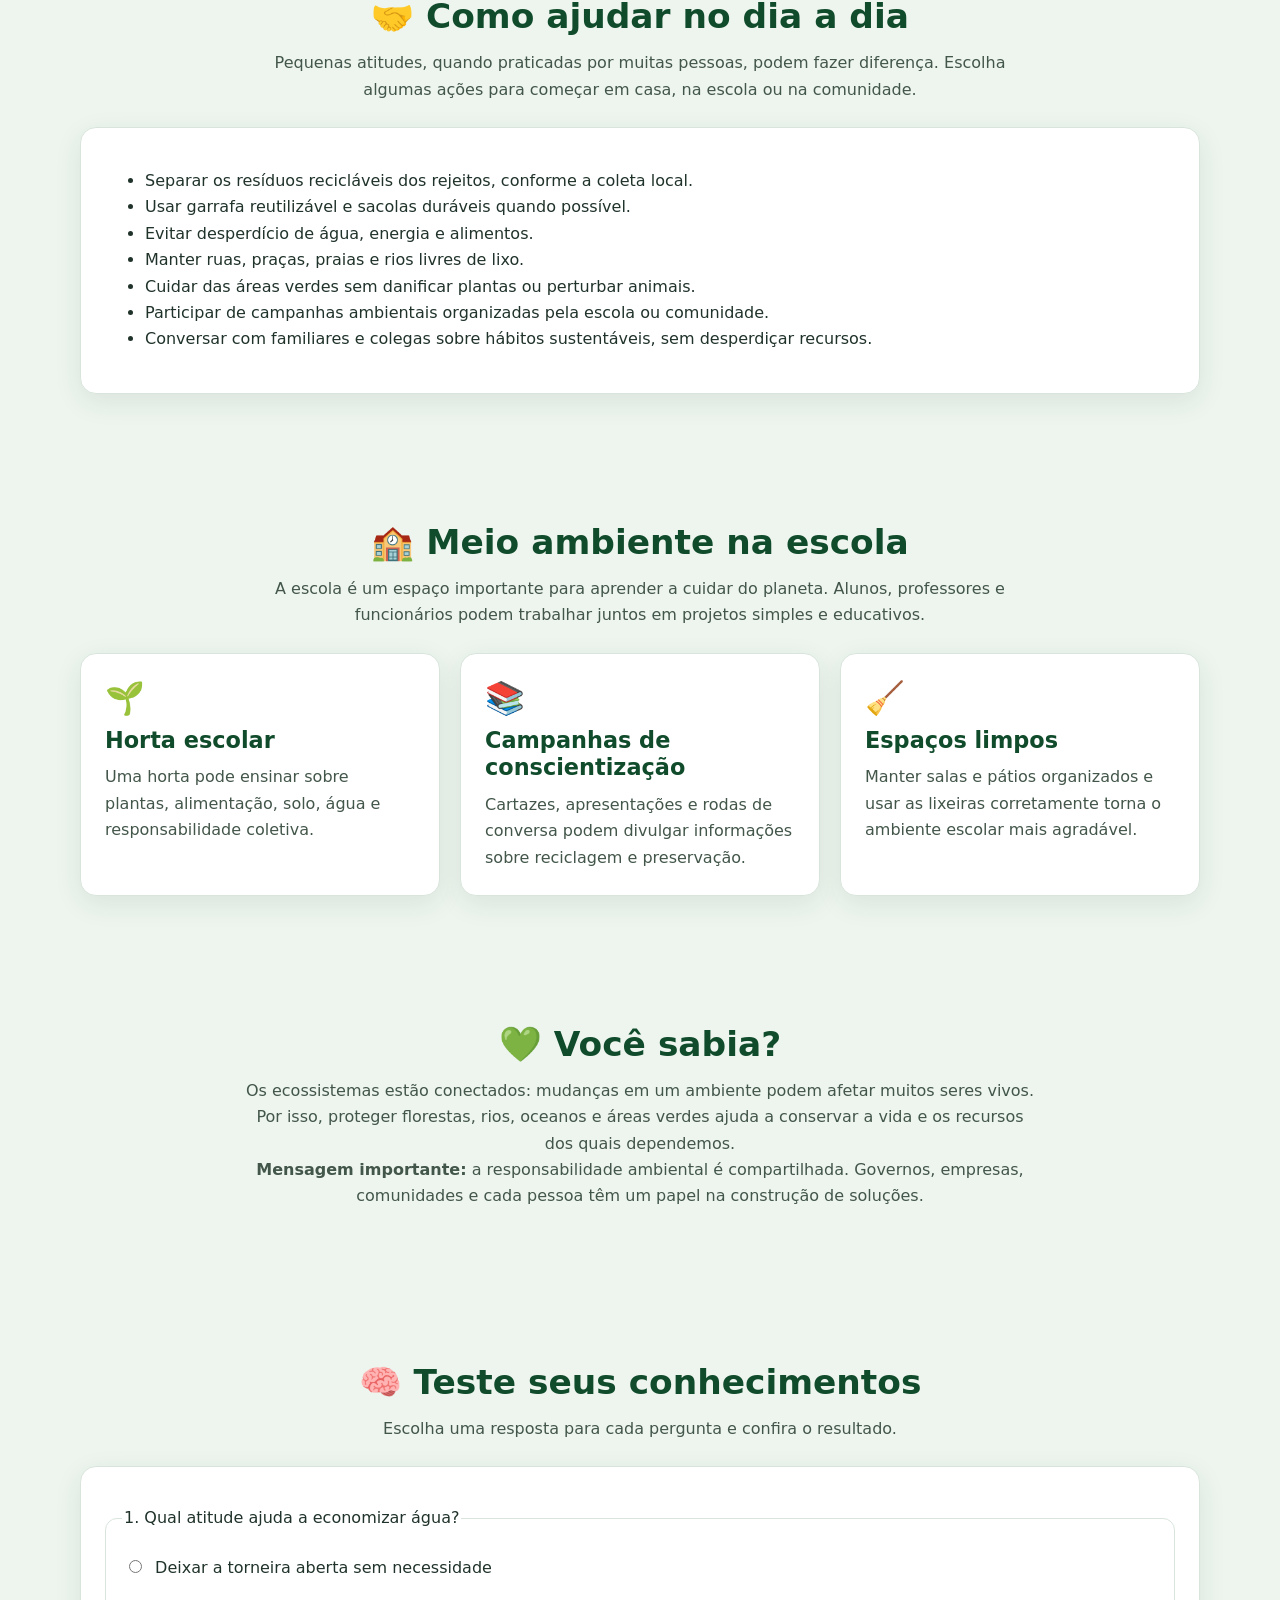
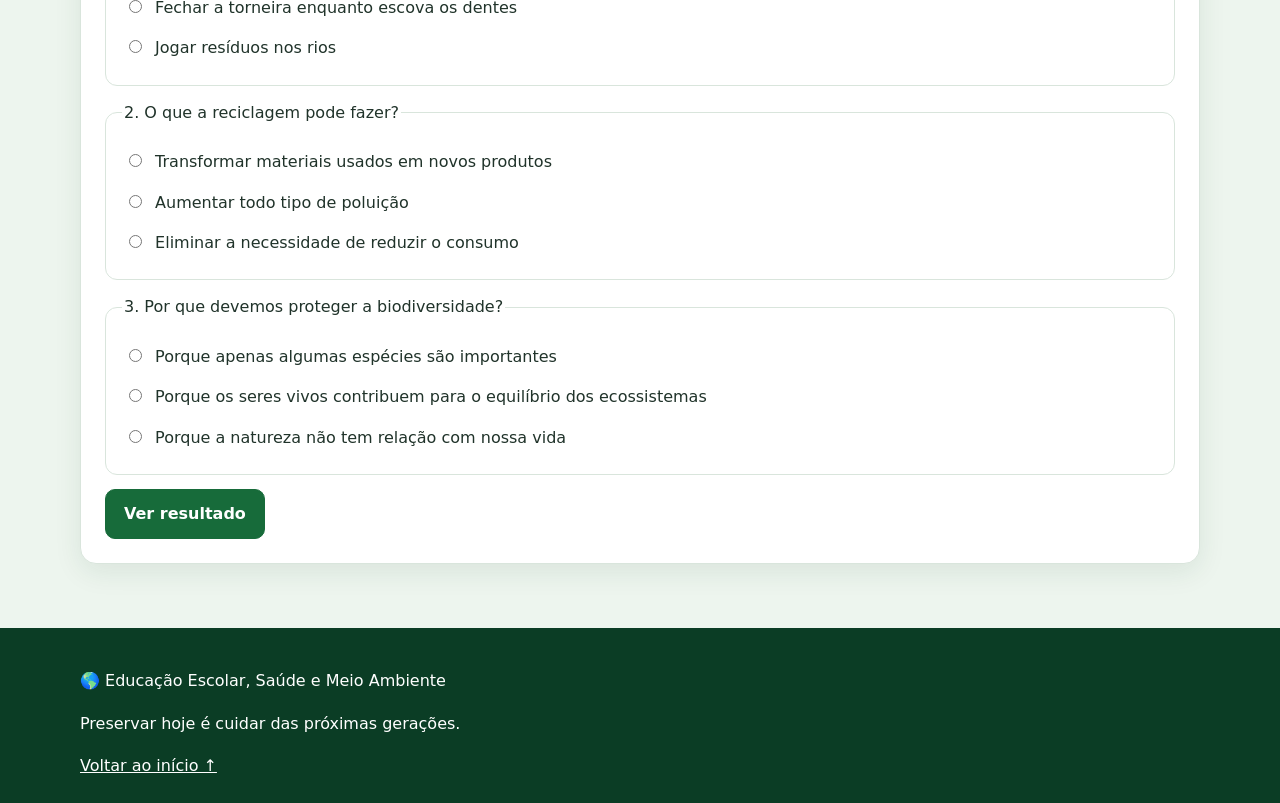
<file: meio_ambiente.html>
<!DOCTYPE html>
<html lang="pt-br">
<head>
    <meta charset="UTF-8">
    <meta name="viewport" content="width=device-width, initial-scale=1.0">
     <link rel="manifest" href="manifest.json">
    <title>Meio Ambiente</title>
    <meta name="theme-color" content="#1b5e20">
    <link rel="stylesheet" href="style.css">
<style id="ecoplay-improvements">.ecoplay-teacher-section{padding:clamp(28px,5vw,56px) 5%;background:#eef8ef;color:#174d2a}.ecoplay-teacher-inner{width:min(100%,1050px);margin:0 auto}.ecoplay-teacher-section h2{margin:0 0 12px;color:#176b37}.ecoplay-teacher-section p{line-height:1.65}.ecoplay-teacher-grid{display:grid;grid-template-columns:repeat(3,minmax(0,1fr));gap:16px;margin:22px 0}.ecoplay-teacher-grid article{min-width:0;padding:20px;background:#fff;border:1px solid #d4e8d7;border-radius:14px;box-shadow:0 4px 14px rgba(20,80,35,.06)}.ecoplay-teacher-grid h3{margin-top:0;line-height:1.35}.ecoplay-teacher-note{padding:14px 16px;border-left:4px solid #248346;background:#fff;border-radius:6px}.ecoplay-teacher-section .ecoplay-button{display:inline-block;padding:11px 18px;border-radius:9px;background:#176b37;color:#fff;text-decoration:none;font-weight:700}.ecoplay-game-intro{max-width:900px;margin:18px auto;padding:22px;border-radius:14px;background:#f0f8f0;color:#174d2a;line-height:1.65}.ecoplay-game-cards{display:grid;grid-template-columns:repeat(3,minmax(0,1fr));gap:16px;margin:24px 0}.ecoplay-game-card{padding:20px;border:1px solid #d4e8d7;border-radius:14px;background:#fff;color:#174d2a}.ecoplay-game-card h2{margin-top:0;font-size:1.25rem}.ecoplay-game-card a{display:inline-block;margin-top:8px;color:#176b37;font-weight:700}@media(max-width:700px){.ecoplay-teacher-grid,.ecoplay-game-cards{grid-template-columns:1fr}.ecoplay-teacher-grid article,.ecoplay-game-card{padding:17px}}</style>
</head>
<body>
<a class="ecoplay-skip-link" href="#conteudo-principal">Pular para o conteúdo</a>
     <header>
    <h1>Sobre o meio ambiente</h1>
    <nav>
        <a href="index.html">Educação escolar</a>
        <a href="meio_ambiente.html">Meio ambiente</a>
        <a href="saude.html">Saúde</a>
        <a href="diversao.html">Diversão</a>
        <a href="para_professores.html">Para professores</a>
</nav>
        <div class="install-area">
                <button class="install-button" id="installAppButton" type="button">⬇️ Baixar app</button>
                <p class="install-message" id="installAppMessage" aria-live="polite"></p>
            </div>
      </header>
    <main id="conteudo-principal">
        <section id="inicio">
            <div class="titulo">
                <p class="destaque">🌎 Cuidar do planeta é cuidar da vida</p>
                <h1>Meio ambiente</h1>
                <p>O meio ambiente reúne elementos naturais e humanos essenciais à vida, como a água, o ar, o solo, os animais, as plantas e as cidades onde vivemos. Sua preservação ajuda a proteger a biodiversidade, manter os recursos naturais e melhorar a qualidade de vida das gerações atuais e futuras.</p>
                <a class="botao" href="#como-ajudar">Descubra como ajudar</a>
            </div>
        </section>

        <section id="importancia">
            <div class="titulo">
                <h2>🌿 Por que o meio ambiente é importante?</h2>
                <p>A natureza oferece recursos indispensáveis para nossa sobrevivência. Quando os ecossistemas estão saudáveis, eles ajudam a regular o clima, fornecem água e alimentos e servem de abrigo para inúmeras espécies.</p>
            </div>
            <div class="cards">
                <article class="card">
                    <div class="emoji">🌬️</div>
                    <h3>Ar limpo</h3>
                    <p>Árvores e áreas verdes contribuem para a qualidade do ar e tornam os espaços mais agradáveis para viver.</p>
                </article>
                <article class="card">
                    <div class="emoji">🚰</div>
                    <h3>Água para todos</h3>
                    <p>Rios, lagos e aquíferos fornecem água para pessoas, animais, plantas e atividades do dia a dia.</p>
                </article>
                <article class="card">
                    <div class="emoji">🐝</div>
                    <h3>Biodiversidade</h3>
                    <p>Os seres vivos participam do equilíbrio dos ecossistemas, inclusive na polinização e na produção de alimentos.</p>
                </article>
            </div>
        </section>

        <section id="problemas">
            <div class="titulo">
                <h2>⚠️ Principais problemas ambientais</h2>
                <p>As atividades humanas podem causar impactos na natureza. Conhecer esses problemas é um passo importante para encontrar soluções.</p>
            </div>
            <div class="cards">
                <article class="card">
                    <div class="emoji">🗑️</div>
                    <h3>Poluição</h3>
                    <p>O descarte inadequado de resíduos e a emissão de poluentes podem contaminar o ar, a água e o solo, prejudicando a saúde e os ecossistemas.</p>
                </article>
                <article class="card">
                    <div class="emoji">🌳</div>
                    <h3>Desmatamento</h3>
                    <p>A retirada excessiva da vegetação destrói habitats, reduz a biodiversidade e pode contribuir para alterações no clima e no ciclo da água.</p>
                </article>
                <article class="card">
                    <div class="emoji">🔥</div>
                    <h3>Queimadas</h3>
                    <p>Incêndios florestais podem destruir áreas naturais, ameaçar animais e liberar fumaça que prejudica a qualidade do ar.</p>
                </article>
                <article class="card">
                    <div class="emoji">🌡️</div>
                    <h3> Mudanças climáticas</h3>
                    <p>O aumento dos gases de efeito estufa provocado por atividades humanas intensifica o aquecimento global e altera padrões do clima.</p>
                </article>
            </div>
        </section>

        <section id="apoio">
            <div class="titulo">
                <h2>🌱 Apoio ao meio ambiente</h2>
                <p>O apoio ao meio ambiente envolve ações individuais e coletivas para proteger os recursos naturais, conservar a biodiversidade e promover um futuro sustentável.</p>
            </div>
            <div class="cards">
                <article class="card">
                    <div class="emoji">♻️</div>
                    <h3>Reciclagem</h3>
                    <p>A reciclagem transforma materiais usados em novos produtos, reduzindo a quantidade de lixo e a necessidade de extrair matérias-primas. Separe os resíduos conforme as orientações da sua cidade.</p>
                </article>
                <article class="card">
                    <div class="emoji">💧</div>
                    <h3>Conservação da água</h3>
                    <p>Feche a torneira quando não estiver usando, tome banhos conscientes e avise um responsável ao perceber vazamentos. Evite jogar óleo, lixo ou produtos químicos nos ralos.</p>
                </article>
                <article class="card">
                    <div class="emoji">🌿</div>
                    <h3>Proteção da biodiversidade</h3>
                    <p>Preserve plantas e habitats, respeite os animais silvestres e não compre animais retirados ilegalmente da natureza.</p>
                </article>
                <article class="card">
                    <div class="emoji">💡</div>
                    <h3>Educação ambiental</h3>
                    <p>Aprender, conversar e compartilhar informações confiáveis ajuda a comunidade a compreender os problemas ambientais e a participar das soluções.</p>
                </article>
                <article class="card">
                    <div class="emoji">🔌</div>
                    <h3>Economia de energia</h3>
                    <p>Apague as luzes ao sair de um cômodo e desligue aparelhos que não precisam ficar ligados, sempre com segurança e orientação de um adulto quando necessário.</p>
                </article>
                <article class="card">
                    <div class="emoji">🛍️</div>
                    <h3>Consumo consciente</h3>
                    <p>Planeje as compras, reutilize objetos quando possível, prefira produtos duráveis e evite desperdícios de alimentos e materiais.</p>
                </article>
            </div>
        </section>

        <section id="como-ajudar">
            <div class="titulo">
                <h2>🤝 Como ajudar no dia a dia</h2>
                <p>Pequenas atitudes, quando praticadas por muitas pessoas, podem fazer diferença. Escolha algumas ações para começar em casa, na escola ou na comunidade.</p>
            </div>
            <div class="card">
                <ul>
                    <li>Separar os resíduos recicláveis dos rejeitos, conforme a coleta local.</li>
                    <li>Usar garrafa reutilizável e sacolas duráveis quando possível.</li>
                    <li>Evitar desperdício de água, energia e alimentos.</li>
                    <li>Manter ruas, praças, praias e rios livres de lixo.</li>
                    <li>Cuidar das áreas verdes sem danificar plantas ou perturbar animais.</li>
                    <li>Participar de campanhas ambientais organizadas pela escola ou comunidade.</li>
                    <li>Conversar com familiares e colegas sobre hábitos sustentáveis, sem desperdiçar recursos.</li>
                </ul>
            </div>
        </section>

        <section id="escola">
            <div class="titulo">
                <h2>🏫 Meio ambiente na escola</h2>
                <p>A escola é um espaço importante para aprender a cuidar do planeta. Alunos, professores e funcionários podem trabalhar juntos em projetos simples e educativos.</p>
            </div>
            <div class="cards">
                <article class="card">
                    <div class="emoji">🌱</div>
                    <h3>Horta escolar</h3>
                    <p>Uma horta pode ensinar sobre plantas, alimentação, solo, água e responsabilidade coletiva.</p>
                </article>
                <article class="card">
                    <div class="emoji">📚</div>
                    <h3>Campanhas de conscientização</h3>
                    <p>Cartazes, apresentações e rodas de conversa podem divulgar informações sobre reciclagem e preservação.</p>
                </article>
                <article class="card">
                    <div class="emoji">🧹</div>
                    <h3>Espaços limpos</h3>
                    <p>Manter salas e pátios organizados e usar as lixeiras corretamente torna o ambiente escolar mais agradável.</p>
                </article>
            </div>
        </section>

        <section id="curiosidade">
            <div class="titulo">
                <h2>💚 Você sabia?</h2>
                <p>Os ecossistemas estão conectados: mudanças em um ambiente podem afetar muitos seres vivos. Por isso, proteger florestas, rios, oceanos e áreas verdes ajuda a conservar a vida e os recursos dos quais dependemos.</p>
                <p><strong>Mensagem importante:</strong> a responsabilidade ambiental é compartilhada. Governos, empresas, comunidades e cada pessoa têm um papel na construção de soluções.</p>
            </div>
        </section>

        <section id="quiz">
            <div class="titulo">
                <h2>🧠 Teste seus conhecimentos</h2>
                <p>Escolha uma resposta para cada pergunta e confira o resultado.</p>
            </div>
            <div class="card quiz-card">
                <fieldset>
                    <legend>1. Qual atitude ajuda a economizar água?</legend>
                    <label><input type="radio" name="q1" value="0"> Deixar a torneira aberta sem necessidade</label>
                    <label><input type="radio" name="q1" value="1"> Fechar a torneira enquanto escova os dentes</label>
                    <label><input type="radio" name="q1" value="0"> Jogar resíduos nos rios</label>
                </fieldset>
                <fieldset>
                    <legend>2. O que a reciclagem pode fazer?</legend>
                    <label><input type="radio" name="q2" value="1"> Transformar materiais usados em novos produtos</label>
                    <label><input type="radio" name="q2" value="0"> Aumentar todo tipo de poluição</label>
                    <label><input type="radio" name="q2" value="0"> Eliminar a necessidade de reduzir o consumo</label>
                </fieldset>
                <fieldset>
                    <legend>3. Por que devemos proteger a biodiversidade?</legend>
                    <label><input type="radio" name="q3" value="0"> Porque apenas algumas espécies são importantes</label>
                    <label><input type="radio" name="q3" value="1"> Porque os seres vivos contribuem para o equilíbrio dos ecossistemas</label>
                    <label><input type="radio" name="q3" value="0"> Porque a natureza não tem relação com nossa vida</label>
                </fieldset>
                <button class="botao" id="verResultado" type="button">Ver resultado</button>
                <p id="resultadoQuiz" aria-live="polite"></p>
            </div>
        </section>
    <footer>
        <p>🌎 Educação Escolar, Saúde e Meio Ambiente</p>
        <p>Preservar hoje é cuidar das próximas gerações.</p>
        <a href="#inicio">Voltar ao início ↑</a>
    </footer>
    <script>
        document.getElementById("verResultado").addEventListener("click", function () {
            const totalPerguntas = 3;
            let respondidas = 0;
            let pontos = 0;

            for (let i = 1; i <= totalPerguntas; i++) {
                const resposta = document.querySelector('input[name="q' + i + '"]:checked');
                if (resposta) {
                    respondidas++;
                    pontos += Number(resposta.value);
                }
            }

            const resultado = document.getElementById("resultadoQuiz");
            if (respondidas < totalPerguntas) {
                resultado.textContent = "Responda às 3 perguntas para conferir seu resultado.";
                return;
            }

            resultado.textContent = "Você acertou " + pontos + " de " + totalPerguntas + " perguntas. " +
                (pontos === totalPerguntas
                    ? "Parabéns! Você conhece boas práticas ambientais."
                    : "Muito bem por participar! Revise os conteúdos e tente novamente.");
        });
    </script>
    <script src="pwa.js" defer></script>
</body>
</html>
</file>
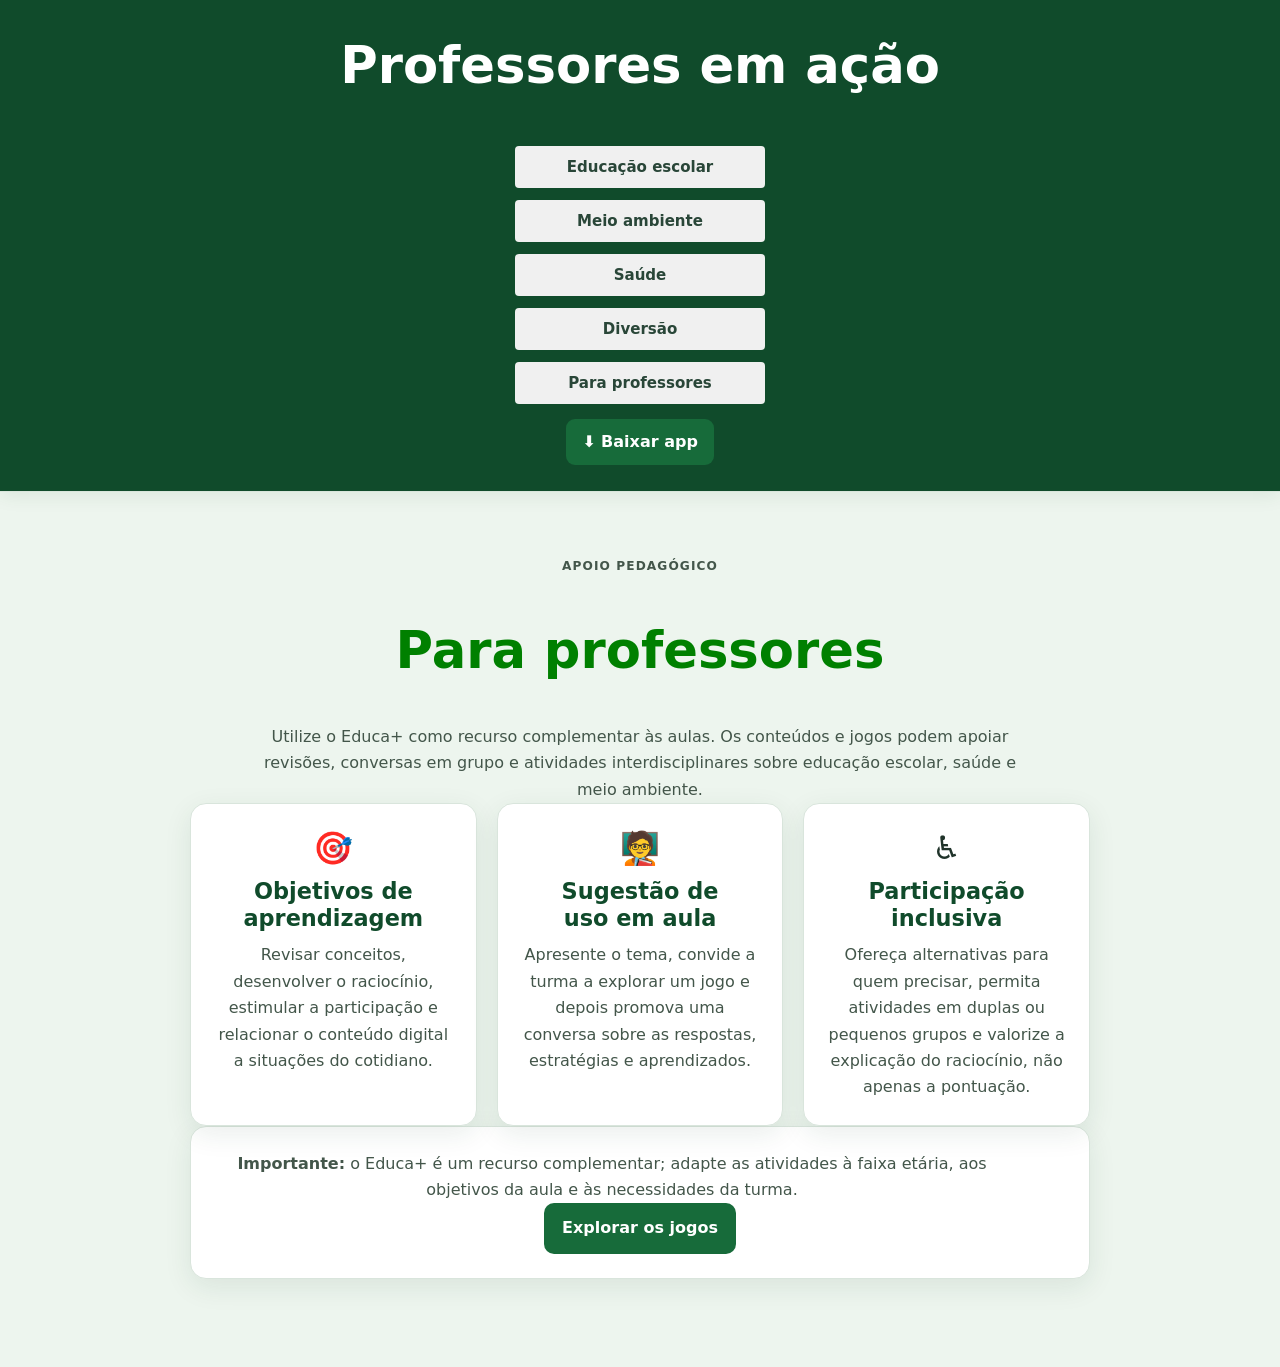
<file: para_professores.html>
<!DOCTYPE html>

<html>
<head>
  <meta http-equiv="CONTENT-TYPE" content="text/html; charset=UTF-8">
  <link rel="stylesheet" href="style.css">
  <link rel="manifest" href="manifest.json">
  <title>Para professores</title>
</head>
<body>
     <header>
       <h1>Professores em ação</h1>
     <nav>
        <a href="index.html">Educação escolar</a>
        <a href="meio_ambiente.html">Meio ambiente</a>
        <a href="saude.html">Saúde</a>
        <a href="diversao.html">Diversão</a>   
        <a href="para_professores.html">Para professores</a>
     </nav>
        <div class="install-area">
                <button class="install-button" id="installAppButton" type="button">⬇️ Baixar app</button>
                <p class="install-message" id="installAppMessage" aria-live="polite"></p>
            </div>
      </header>
  <section id="para-professores" class="ecoplay-teacher-section" aria-labelledby="titulo-professores">
  <div class="titulo">
    <p class="ecoplay-eyebrow">Apoio pedagógico</p>
    <h1 id="titulo-professores">Para professores</h1>
    <p>Utilize o Educa+ como recurso complementar às aulas. Os conteúdos e jogos podem apoiar revisões, conversas em grupo e atividades interdisciplinares sobre educação escolar, saúde e meio ambiente.</p>
    <div class="cards">
      <div class="card">
      <div class="emoji">🎯</div>
      <h3> Objetivos de aprendizagem</h3>
      <p>Revisar conceitos, desenvolver o raciocínio, estimular a participação e relacionar o conteúdo digital a situações do cotidiano.</p>
    </div>
      <div class="card">
        <div class="emoji">🧑‍🏫</div>
        <h3> Sugestão de uso em aula</h3>
        <p>Apresente o tema, convide a turma a explorar um jogo e depois promova uma conversa sobre as respostas, estratégias e aprendizados.</p>
      </div>
      <div class="card">
        <div class="emoji">♿</div>
        <h3> Participação inclusiva</h3>
        <p>Ofereça alternativas para quem precisar, permita atividades em duplas ou pequenos grupos e valorize a explicação do raciocínio, não apenas a pontuação.</p>
      </div>
    </div>
    <div class="card">
    <p class="ecoplay-teacher-note"><strong>Importante:</strong> o Educa+ é um recurso complementar; adapte as atividades à faixa etária, aos objetivos da aula e às necessidades da turma.</p>
    <a class="ecoplay-button" href="diversao.html">Explorar os jogos</a>
    </div>
  </div>
</section>
 
 <script src="pwa.js" defer></script>
</body>
</html>
</file>
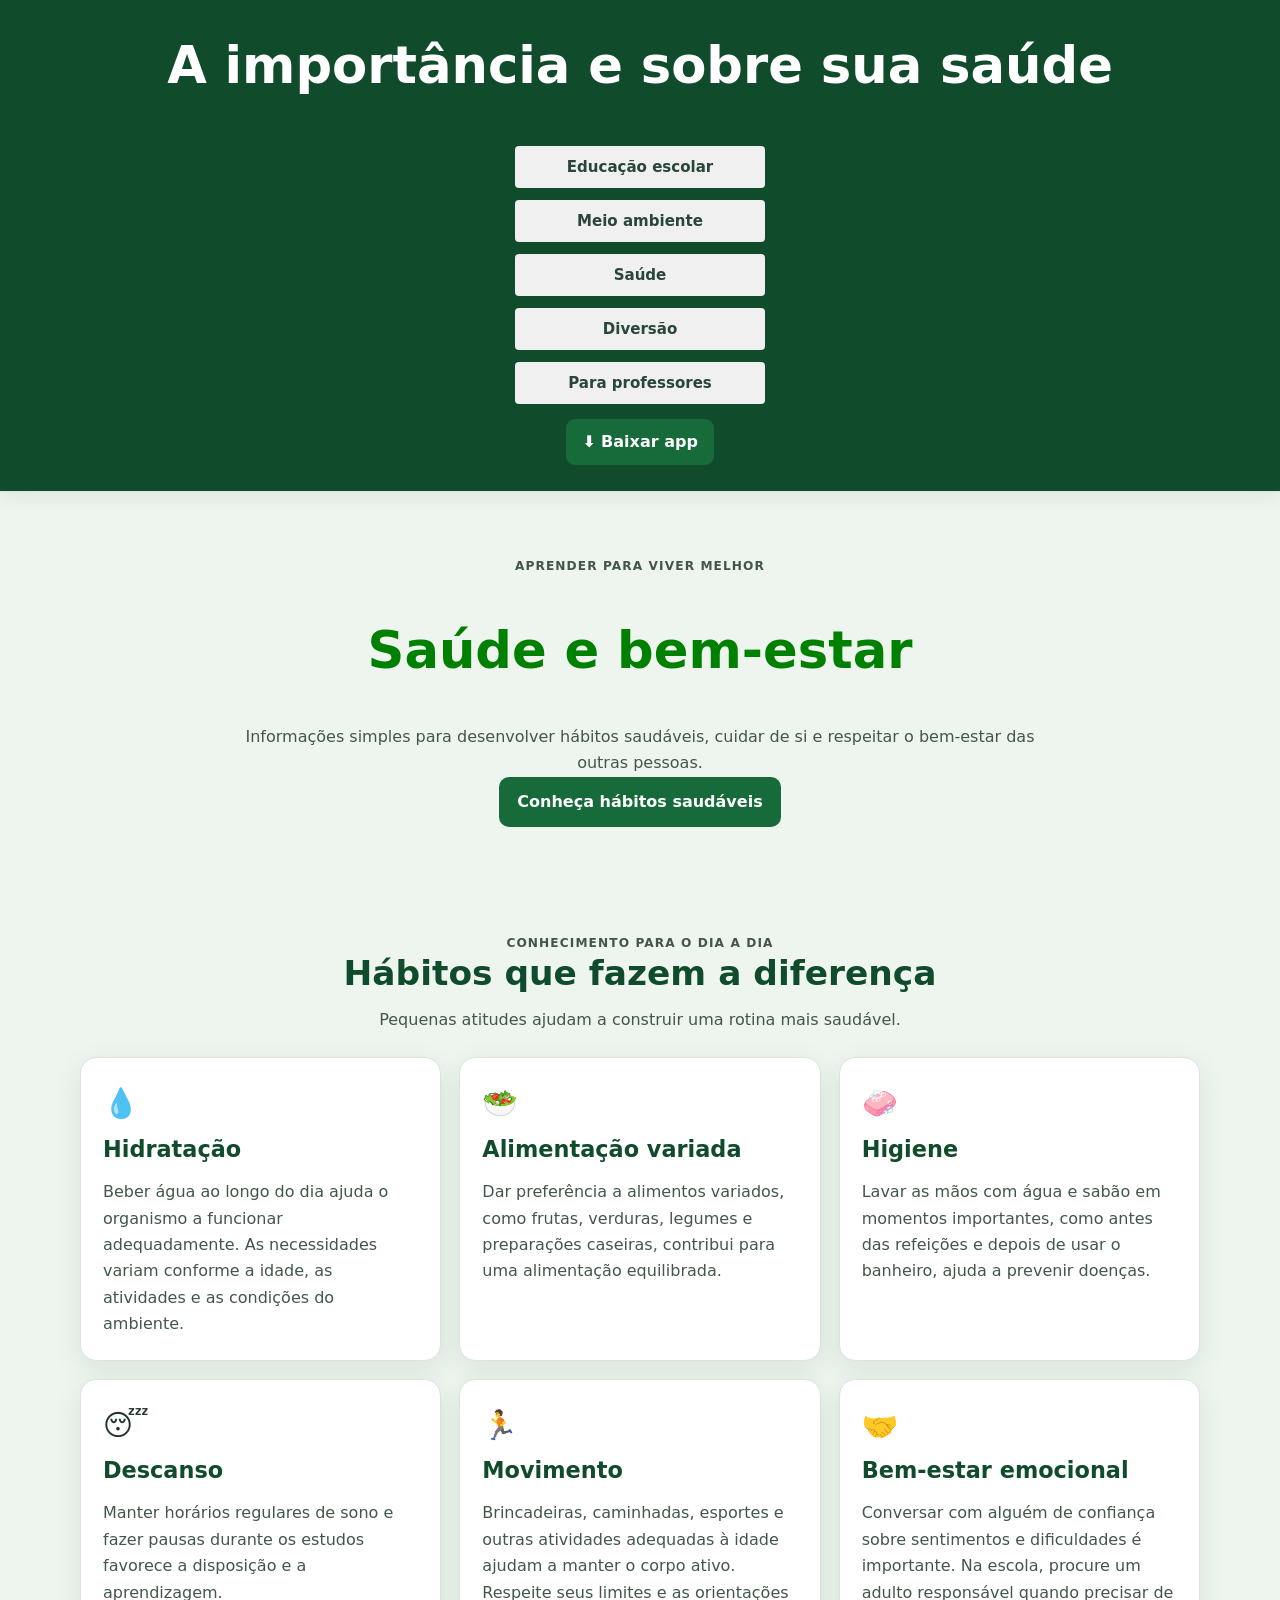
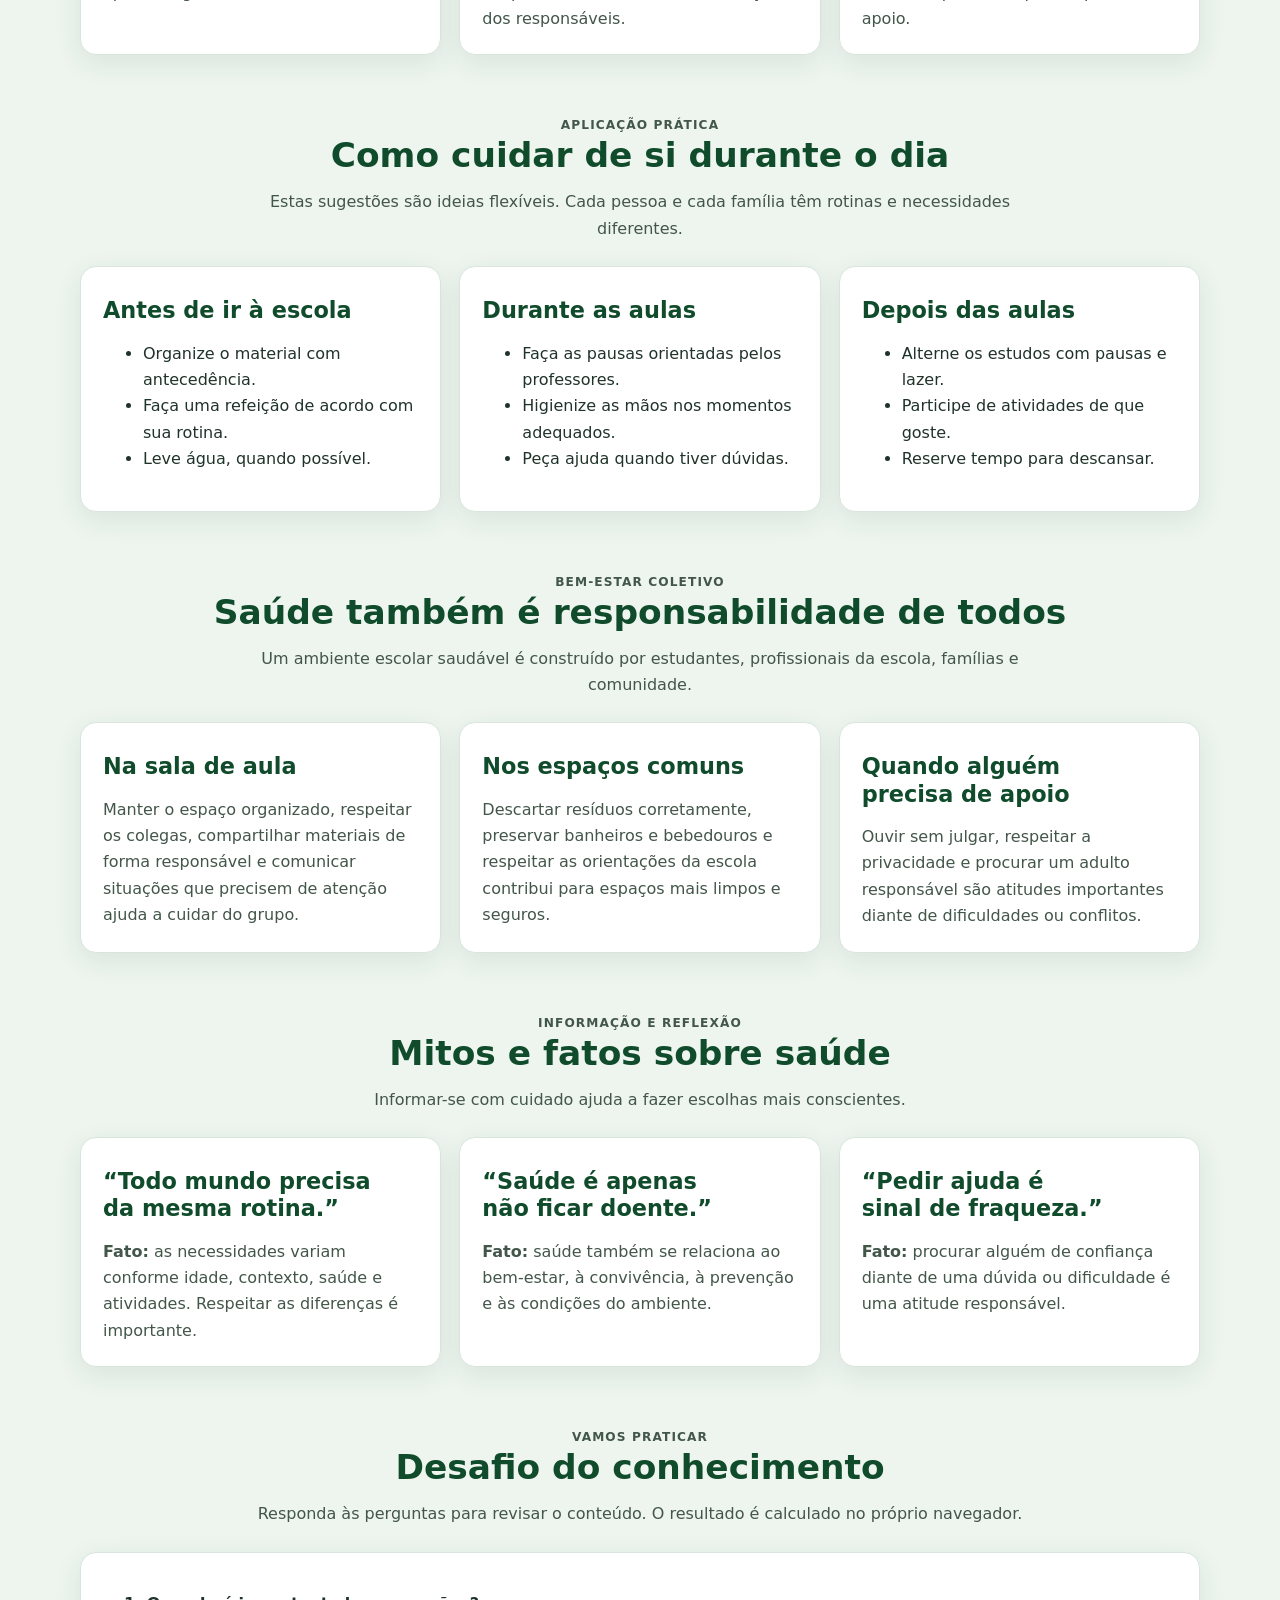
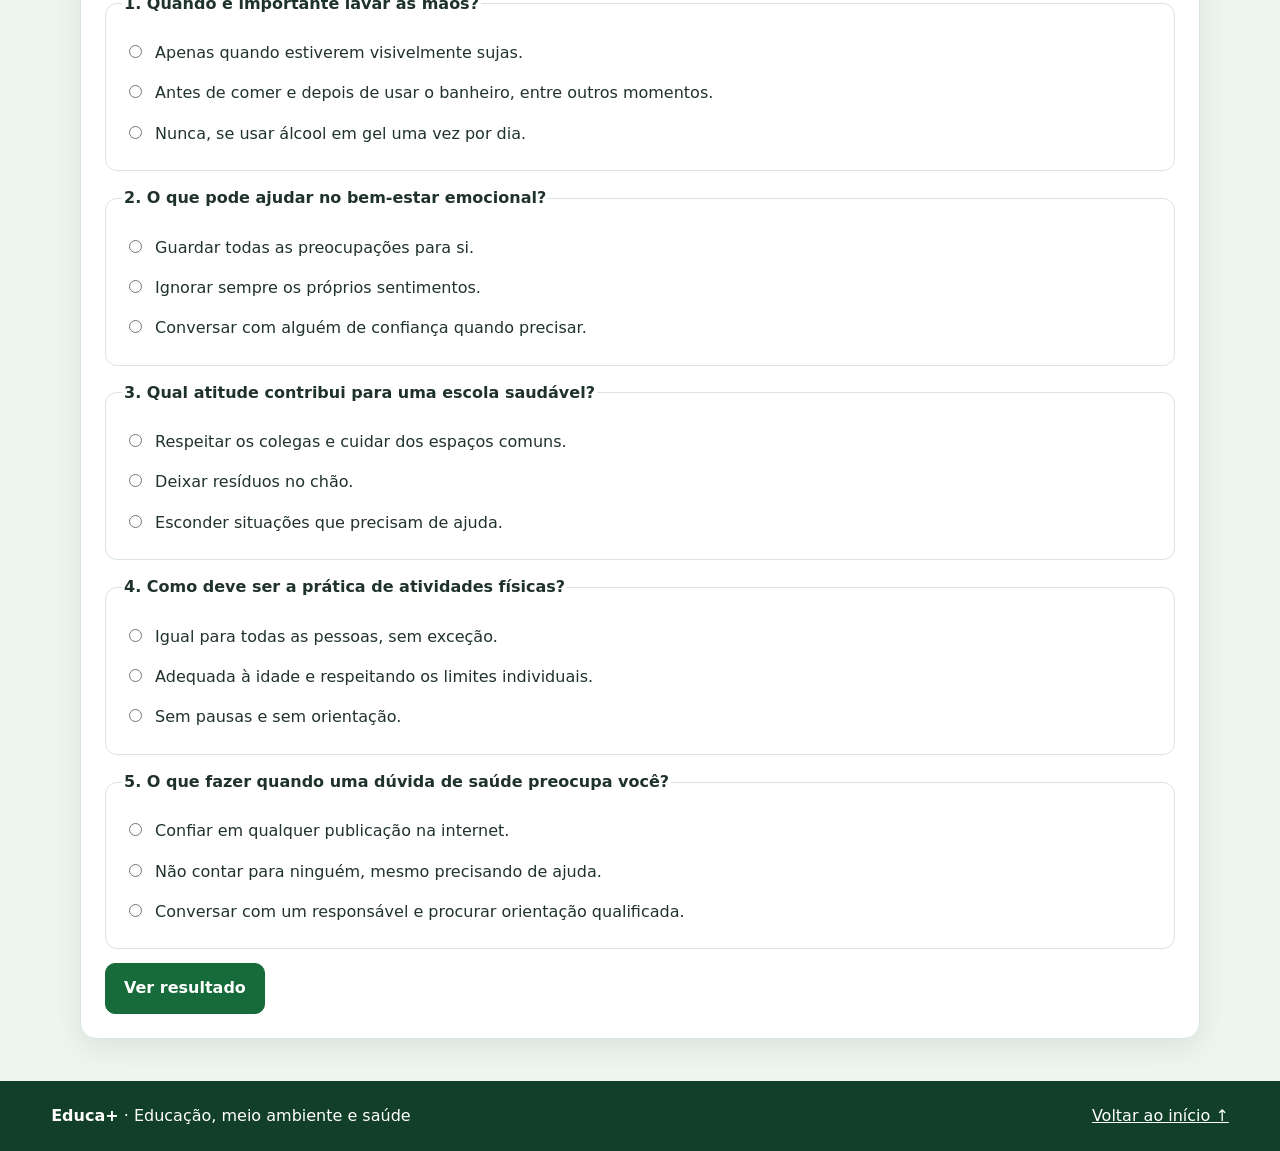
<file: saude.html>
<!DOCTYPE html>
<html lang="pt-br">
<head>
<meta charset="UTF-8"><meta name="viewport" content="width=device-width, initial-scale=1.0">
<meta name="theme-color" content="#176b3a"><meta name="description" content="Conteúdos educativos sobre saúde e bem-estar para estudantes.">
<title>Saúde | Educa+</title>
  <link rel="manifest" href="manifest.json">
  <link rel="stylesheet" href="style.css">
</head>
<body>
  <a class="ecoplay-skip-link" href="#conteudo-principal">Pular para o conteúdo</a>
  <header>
    <h1>A importância e sobre sua saúde</h1>
    
    <nav>
        <a href="index.html">Educação escolar</a>
        <a href="meio_ambiente.html">Meio ambiente</a>
        <a href="saude.html">Saúde</a>
        <a href="diversao.html">Diversão</a>
        <a href="para_professores.html">Para professores</a>
    </nav>
        <div class="install-area">
                <button class="install-button" id="installAppButton" type="button">⬇️ Baixar app</button>
                <p class="install-message" id="installAppMessage" aria-live="polite"></p>
            </div>
      </header>
<main id="conteudo-principal" class="ecoplay-page">
  <section>
    <div class="titulo">
    <p class="ecoplay-eyebrow">Aprender para viver melhor</p>
    <h1>Saúde e bem-estar</h1>
    <p>Informações simples para desenvolver hábitos saudáveis, cuidar de si e respeitar o bem-estar das outras pessoas.</p>
    <a class="ecoplay-button" href="#habitos">Conheça hábitos saudáveis</a>
    </div>
  </section>
<section class="ecoplay-section" id="habitos">
  <div class="titulo">
    <p class="ecoplay-eyebrow">Conhecimento para o dia a dia</p>
    <h2>Hábitos que fazem a diferença</h2>
    <p>Pequenas atitudes ajudam a construir uma rotina mais saudável.</p>
  </div>
  <div class="ecoplay-cards">
<article class="ecoplay-card">
  <span class="ecoplay-card-icon">💧</span>
  <h3>Hidratação</h3>
  <p>Beber água ao longo do dia ajuda o organismo a funcionar adequadamente. As necessidades variam conforme a idade, as atividades e as condições do ambiente.</p>
</article>
<article class="ecoplay-card">
  <span class="ecoplay-card-icon">🥗</span>
  <h3>Alimentação variada</h3>
  <p>Dar preferência a alimentos variados, como frutas, verduras, legumes e preparações caseiras, contribui para uma alimentação equilibrada.</p></article>
<article class="ecoplay-card">
  <span class="ecoplay-card-icon">🧼</span>
  <h3>Higiene</h3>
  <p>Lavar as mãos com água e sabão em momentos importantes, como antes das refeições e depois de usar o banheiro, ajuda a prevenir doenças.</p>
</article>
<article class="ecoplay-card">
  <span class="ecoplay-card-icon">😴</span>
  <h3>Descanso</h3>
  <p>Manter horários regulares de sono e fazer pausas durante os estudos favorece a disposição e a aprendizagem.</p>
</article>
<article class="ecoplay-card">
  <span class="ecoplay-card-icon">🏃</span>
  <h3>Movimento</h3>
  <p>Brincadeiras, caminhadas, esportes e outras atividades adequadas à idade ajudam a manter o corpo ativo. Respeite seus limites e as orientações dos responsáveis.</p></article>
<article class="ecoplay-card">
  <span class="ecoplay-card-icon">🤝</span>
  <h3>Bem-estar emocional</h3>
  <p>Conversar com alguém de confiança sobre sentimentos e dificuldades é importante. Na escola, procure um adulto responsável quando precisar de apoio.</p>
</article>
</div>
</section>

  <section class="ecoplay-section" id="rotina">
    <div class="titulo">
      <p class="ecoplay-eyebrow">Aplicação prática</p>
      <h2>Como cuidar de si durante o dia</h2>
      <p>Estas sugestões são ideias flexíveis. Cada pessoa e cada família têm rotinas e necessidades diferentes.</p>
    </div>
    <div class="ecoplay-cards">
      <article class="ecoplay-card"><h3>Antes de ir à escola</h3><ul><li>Organize o material com antecedência.</li><li>Faça uma refeição de acordo com sua rotina.</li><li>Leve água, quando possível.</li></ul></article>
      <article class="ecoplay-card"><h3>Durante as aulas</h3><ul><li>Faça as pausas orientadas pelos professores.</li><li>Higienize as mãos nos momentos adequados.</li><li>Peça ajuda quando tiver dúvidas.</li></ul></article>
      <article class="ecoplay-card"><h3>Depois das aulas</h3><ul><li>Alterne os estudos com pausas e lazer.</li><li>Participe de atividades de que goste.</li><li>Reserve tempo para descansar.</li></ul></article>
    </div>
  </section>

  <section class="ecoplay-section" id="saude-na-escola">
    <div class="titulo">
      <p class="ecoplay-eyebrow">Bem-estar coletivo</p>
      <h2>Saúde também é responsabilidade de todos</h2>
      <p>Um ambiente escolar saudável é construído por estudantes, profissionais da escola, famílias e comunidade.</p>
    </div>
    <div class="ecoplay-cards">
      <article class="ecoplay-card"><h3>Na sala de aula</h3><p>Manter o espaço organizado, respeitar os colegas, compartilhar materiais de forma responsável e comunicar situações que precisem de atenção ajuda a cuidar do grupo.</p></article>
      <article class="ecoplay-card"><h3>Nos espaços comuns</h3><p>Descartar resíduos corretamente, preservar banheiros e bebedouros e respeitar as orientações da escola contribui para espaços mais limpos e seguros.</p></article>
      <article class="ecoplay-card"><h3>Quando alguém precisa de apoio</h3><p>Ouvir sem julgar, respeitar a privacidade e procurar um adulto responsável são atitudes importantes diante de dificuldades ou conflitos.</p></article>
    </div>
  </section>

  <section class="ecoplay-section" id="mitos-e-fatos">
    <div class="titulo">
      <p class="ecoplay-eyebrow">Informação e reflexão</p>
      <h2>Mitos e fatos sobre saúde</h2>
      <p>Informar-se com cuidado ajuda a fazer escolhas mais conscientes.</p>
    </div>
    <div class="ecoplay-cards">
      <article class="ecoplay-card"><h3>“Todo mundo precisa da mesma rotina.”</h3>
        <p><strong>Fato:</strong> as necessidades variam conforme idade, contexto, saúde e atividades. Respeitar as diferenças é importante.</p>
      </article>
      <article class="ecoplay-card"><h3>“Saúde é apenas não ficar doente.”</h3>
        <p><strong>Fato:</strong> saúde também se relaciona ao bem-estar, à convivência, à prevenção e às condições do ambiente.</p>       
      </article>
      <article class="ecoplay-card"><h3>“Pedir ajuda é sinal de fraqueza.”</h3>
        <p><strong>Fato:</strong> procurar alguém de confiança diante de uma dúvida ou dificuldade é uma atitude responsável.</p>       
      </article>
    </div>
  </section>

  <section class="ecoplay-section" id="quiz-saude">
    <div class="titulo">
      <p class="ecoplay-eyebrow">Vamos praticar</p>
      <h2>Desafio do conhecimento</h2>
      <p>Responda às perguntas para revisar o conteúdo. O resultado é calculado no próprio navegador.</p>
    </div>
    <div class="card quiz-card">
      <fieldset>
        <legend><strong>1. Quando é importante lavar as mãos?</strong>
        </legend>
        <label><input type="radio" name="q1" value="0"> Apenas quando estiverem visivelmente sujas.</label>
        <label><input type="radio" name="q1" value="1"> Antes de comer e depois de usar o banheiro, entre outros momentos.</label>
        <label><input type="radio" name="q1" value="0"> Nunca, se usar álcool em gel uma vez por dia.</label>
      </fieldset>
      <fieldset>
        <legend><strong>2. O que pode ajudar no bem-estar emocional?</strong>
        </legend>
        <label><input type="radio" name="q2" value="0"> Guardar todas as preocupações para si.</label>
        <label><input type="radio" name="q2" value="0"> Ignorar sempre os próprios sentimentos.</label>
        <label><input type="radio" name="q2" value="1"> Conversar com alguém de confiança quando precisar.</label>
      </fieldset>
      <fieldset>
        <legend><strong>3. Qual atitude contribui para uma escola saudável?</strong>
        </legend>
        <label><input type="radio" name="q3" value="1"> Respeitar os colegas e cuidar dos espaços comuns.</label>
        <label><input type="radio" name="q3" value="0"> Deixar resíduos no chão.</label>
        <label><input type="radio" name="q3" value="0"> Esconder situações que precisam de ajuda.</label>
      </fieldset>
      <fieldset>
        <legend><strong>4. Como deve ser a prática de atividades físicas?</strong>
        </legend>
        <label><input type="radio" name="q4" value="0"> Igual para todas as pessoas, sem exceção.</label>
        <label><input type="radio" name="q4" value="1"> Adequada à idade e respeitando os limites individuais.</label>
        <label><input type="radio" name="q4" value="0"> Sem pausas e sem orientação.</label>
      </fieldset>
      <fieldset>
        <legend><strong>5. O que fazer quando uma dúvida de saúde preocupa você?</strong>
        </legend>
        <label><input type="radio" name="q5" value="0"> Confiar em qualquer publicação na internet.</label>
        <label><input type="radio" name="q5" value="0"> Não contar para ninguém, mesmo precisando de ajuda.</label>
        <label><input type="radio" name="q5" value="1"> Conversar com um responsável e procurar orientação qualificada.</label>
      </fieldset>
      <button class="botao" id="verResultado" type="button">Ver resultado</button>
      <p id="resultadoQuiz" aria-live="polite"></p>
      <p id="quizResult" role="status" aria-live="polite"></p>
      <div id="quizFeedback" hidden></div>
    </div>
  </section>
</main>
<footer class="ecoplay-footer">
  <p><strong>Educa+</strong> · Educação, meio ambiente e saúde</p>
  <a href="#conteudo-principal">Voltar ao início ↑</a>
</footer>
  
<script>
  document.getElementById("verResultado").addEventListener("click", function () {
            const totalPerguntas = 5;
            let respondidas = 0;
            let pontos = 0;
    for (let i = 1; i <= totalPerguntas; i++) {
                const resposta = document.querySelector('input[name="q' + i + '"]:checked');
                if (resposta) {
                    respondidas++;
                    pontos += Number(resposta.value);
                }
            }

            const resultado = document.getElementById("resultadoQuiz");
            if (respondidas < totalPerguntas) {
                resultado.textContent = "Responda às 5 perguntas para conferir seu resultado.";
                return;
            }

            resultado.textContent = "Você acertou " + pontos + " de " + totalPerguntas + " perguntas. " +
                (pontos === totalPerguntas
                    ? "Parabéns! Você conhece boas práticas educacionais!."
                    : "Muito bem por participar! Revise os conteúdos e tente novamente.");
        });
(function () {
  const form = document.getElementById('healthQuiz');
  const result = document.getElementById('quizResult');
  const feedback = document.getElementById('quizFeedback');
  if (!form || !result || !feedback) return;
  const answers = { q1: 'b', q2: 'c', q3: 'a', q4: 'b', q5: 'c' };
  const notes = [
    'Lavar as mãos em momentos importantes ajuda a reduzir a transmissão de microrganismos.',
    'Conversar com alguém de confiança pode ajudar a encontrar apoio e orientação.',
    'Respeitar as pessoas e cuidar dos espaços contribui para o bem-estar coletivo.',
    'As atividades devem respeitar as necessidades e os limites de cada pessoa.',
    'Responsáveis e profissionais qualificados são fontes importantes de orientação.'
  ];
  form.addEventListener('submit', function (event) {
    event.preventDefault();
    let score = 0, unanswered = false;
    Object.keys(answers).forEach(function (key) {
      const selected = form.querySelector('input[name="' + key + '"]:checked');
      if (!selected) unanswered = true;
      else if (selected.value === answers[key]) score++;
    });
    if (unanswered) {
      result.textContent = 'Responda a todas as perguntas para conferir seu resultado.';
      feedback.hidden = true;
      return;
    }
    result.textContent = 'Você acertou ' + score + ' de 5 questões.';
    feedback.hidden = false;
    feedback.innerHTML = '<h3>Revisão das respostas</h3><ol>' +
      notes.map(function (note) { return '<li>' + note + '</li>'; }).join('') +
      '</ol><p>' + (score === 5 ? 'Excelente! Você revisou todos os conceitos.' :
      score >= 3 ? 'Bom trabalho! Reveja os comentários e tente novamente.' :
      'Continue estudando e tente o desafio novamente.') + '</p>';
  });
  form.addEventListener('reset', function () {
    result.textContent = '';
    feedback.hidden = true;
    feedback.innerHTML = '';
  });
})();
</script>

<script src="pwa.js" defer>
  </script>
</body>
</html>
</file>
<file: style.css>
/* EcoPlay — folha principal de estilos
   Base visual institucional verde e branco, compatível com as classes originais. */
:root {
  color-scheme: light;
  --eco-green: #176b3a;
  --eco-green-dark: #104b2b;
  --eco-green-deep: #0b3d25;
  --eco-green-soft: #eaf5ed;
  --eco-lime: #d8edc7;
  --eco-text: #20332a;
  --eco-muted: #5b6b61;
  --eco-border: #d9e5dc;
  --eco-white: #ffffff;
  --eco-shadow: 0 8px 28px rgba(18, 68, 39, .09);
}
* { box-sizing: border-box; }
html { scroll-behavior: smooth; scroll-padding-top: 1rem; }
body {
  margin: 0;
  color: var(--eco-text);
  background: #edf5ee;
  font-family: system-ui, -apple-system, BlinkMacSystemFont, "Segoe UI", Arial, sans-serif;
  font-size: 16px;
  line-height: 1.65;
  overflow-wrap: anywhere;
}
img, canvas, video, iframe { max-width: 100%; }
a { color: var(--eco-green); }
a:focus-visible, button:focus-visible, input:focus-visible,
select:focus-visible, textarea:focus-visible {
  outline: 3px solid #d4a900;
  outline-offset: 3px;
}
a, button { touch-action: manipulation; }
button { cursor: pointer; font: inherit; }
p { max-width: 78ch; }
h1, h2, h3, h4 { color: var(--eco-green-dark); line-height: 1.22; text-wrap: balance; }
h1 { font-size: clamp(2rem, 5vw, 3.2rem); text-align: center; align-items: center;}
h2 { font-size: clamp(1.5rem, 3.2vw, 2.15rem); }
h3 { font-size: clamp(1.12rem, 2.5vw, 1.4rem); }
header {
  position: relative;
  z-index: 10px;
  background: #104b2b;
  border-bottom: 1px solid var(--eco-border);
  box-shadow: 0 4px 18px rgba(16, 75, 43, .08);
    display: flex;
    flex-direction: column; /* Alinha os elementos em coluna (um embaixo do outro) */
    align-items: center;    /* Centraliza os elementos horizontalmente (opcional) */
    gap: 15px;               /* Cria um espaço vertical entre o título e os links */
         }      
header h1{
  color: white;
}/* Configuração do Header (Garante o título no topo) */

/* NOVO: Configuração dos links (Evita a desorganização) */
header nav {
    display: flex;
    flex-wrap: wrap;       /* Se faltar espaço, os links passam para baixo com elegância */
    justify-content: center; /* Centraliza os links na linha */
    gap: 15px;             /* Cria um espaçamento fixo e idêntico entre cada link */
}
header nav {
        flex-direction: column; /* Transforma os links em uma lista vertical */
        align-items: center;    /* Centraliza todos os links na tela */
        gap: 12px;              /* Diminui um pouco o espaço para caber melhor */
        width: 100%;            /* Faz o menu ocupar toda a largura disponível */
    }
    header nav a {
        padding: 8px 16px;      /* Aumenta a área do link para ficar fácil de tocar com o dedo */
        text-align: center;
        width: 100%;            /* Opcional: faz cada link virar um "botão" largo */
        max-width: 250px;       /* Limita a largura do botão para não ficar gigante */
        background-color: #f0f0f0; /* Opcional: um fundo leve para parecer um botão móvel */
        border-radius: 4px;     /* Opcional: bordinhas arredondadas */
    }
/* --- CONFIGURAÇÃO EXCLUSIVA PARA CELULAR (Telas de até 768px) --- */
@media (max-width: 768px) {
    header nav {
        flex-direction: column; /* Transforma os links em uma lista vertical */
        align-items: center;    /* Centraliza todos os links na tela */
        gap: 12px;              /* Diminui um pouco o espaço para caber melhor */
        width: 100%;            /* Faz o menu ocupar toda a largura disponível */
    }
    header nav a {
        padding: 8px 16px;      /* Aumenta a área do link para ficar fácil de tocar com o dedo */
        text-align: center;
        width: 100%;            /* Opcional: faz cada link virar um "botão" largo */
        max-width: 250px;       /* Limita a largura do botão para não ficar gigante */
        background-color: #f0f0f0; /* Opcional: um fundo leve para parecer um botão móvel */
        border-radius: 4px;     /* Opcional: bordinhas arredondadas */
    }
}
.topo {
  width: min(1200px, calc(100% - 32px));
  margin: 0 auto;
  padding: 16px 0;
  display: flex;
  align-items: center;
  justify-content: space-between;
  gap: 18px;
  flex-wrap: wrap;
  text-align: center;
}
.logo {
  color: var(--eco-green-dark);
  font-weight: 800;
  font-size: clamp(1.05rem, 2vw, 1.45rem);
  line-height: 1.25;
  max-width: 360px;
}
nav { display: flex; align-items: center; justify-content: center; flex-wrap: wrap; gap: 6px; }
nav a {
  display: inline-flex;
  align-items: center;
  justify-content: center;
  min-height: 42px;
  padding: 8px 12px;
  border-radius: 9px;
  text-decoration: none;
  color: #294638;
  font-size: .94rem;
  font-weight: 700;
  transition: background-color .15s ease, color .15s ease;
}
nav a:hover, nav a:focus-visible { background: var(--eco-green-soft); color: var(--eco-green-dark);}
.install-area {
  width: min(1200px, calc(100% - 32px));
  margin: 0 auto;
  padding: 0 0 14px;
  display: flex;
  align-items: center;
  justify-content: flex-end;
  gap: 12px;
  flex-wrap: wrap;
  flex-direction: column;
}
h1 {
  color: green;
}
.install-button, .ecoplay-install {
  display: inline-flex;
  align-items: center;
  justify-content: center;
  min-height: 44px;
  padding: 10px 16px;
  border: 0;
  border-radius: 9px;
  background: var(--eco-green);
  color: #fff;
  font-weight: 750;
}
.install-button:hover, .ecoplay-install:hover { background: var(--eco-green-dark); }
.install-message, .ecoplay-install-message { margin: 0; color: var(--eco-muted); font-size: .88rem; }
section {
  min-width: 0;
  padding: clamp(32px, 5vw, 64px) max(16px, calc((100% - 1120px) / 2));
}
.app {
  min-height: 350px;
  display: flex;
  align-items: center;
  background: linear-gradient(125deg, #dcefdc 0%, #f5faf3 60%, #e6f3e7 100%);
  border-bottom: 1px solid #d4e7d6;
}
.app > div { width: min(900px, 100%); margin: 0 auto; }
.app h1 { max-width: 820px; margin: 0 0 18px; }
.app p { font-size: 1.08rem; line-height: 1.75; margin: 0 0 24px; }
.titulo {
  width: min(900px, 100%);
  margin: 0 auto 24px;
  text-align: center;
  flex-direction: column;
}
.titulo h2 { margin: 0 0 12px; }
.titulo p { margin: 0 auto; color: #43564a; }
.cards {
  width: min(1120px, 100%);
  margin: 0 auto;
  display: grid;
  grid-template-columns: repeat(auto-fit, minmax(min(100%, 245px), 1fr));
  gap: 20px;
  align-items: stretch;
}
.card {
  min-width: 0;
  padding: 24px;
  background: #fff;
  border: 1px solid var(--eco-border);
  border-radius: 16px;
  box-shadow: var(--eco-shadow);
  overflow-wrap: anywhere;
  gap: 15px;
}
.card h3 { margin: 8px 0 10px; }
.card p { margin: 0; color: #43564a; }
.emoji { font-size: 2rem; line-height: 1.3; }
.botao {
  display: inline-flex;
  align-items: center;
  justify-content: center;
  min-height: 46px;
  padding: 11px 18px;
  border: 1px solid var(--eco-green);
  border-radius: 10px;
  background: var(--eco-green);
  color: #fff;
  text-decoration: none;
  font-weight: 750;
  gap: 15px;
  flex-direction: column;
}
a.botao {
  display: inline-flex;
  align-items: center;
  justify-content: center;
  min-height: 46px;
  padding: 11px 18px;
  border: 1px solid var(--eco-green);
  border-radius: 10px;
  background: var(--eco-green);
  color: #fff;
  text-decoration: none;
  font-weight: 750;
  text-align: center;
  gap: 15px;
  flex-direction: column;
}
.importante {
  width: min(1120px, 100%);
  margin: 0 auto;
  display: grid;
  grid-template-columns: repeat(auto-fit, minmax(min(100%, 245px), 1fr));
  gap: 20px;
  align-items: stretch;
}
.botao:hover, a.botao:hover { background: var(--eco-green-dark); border-color: var(--eco-green-dark);}
.tecnica { 
  max-width: 850px;
  margin: auto;
   }
.tecnica li {
   margin: 12px 0;
   background: white;
   padding: 17px;
   border-left: 5px solid #2563eb;
   list-style: none;
   border-radius: 5px;
   box-shadow: 0 3px 10px rgba(0,0,0,0.05);
   }
.destaque, .callout {
  width: min(1000px, 100%);
  margin: 18px auto;
  padding: 22px;
  background: #e5f3e6;
  border: 1px solid #d1e6d3;
  border-radius: 14px;
}
.quiz-card fieldset, fieldset {
  min-width: 0;
  margin: 14px 0;
  padding: 16px;
  border: 1px solid var(--eco-border);
  border-radius: 12px;
}
.quiz-card label { display: block; padding: 7px 2px; }
.quiz-card input { margin-right: .5rem; accent-color: var(--eco-green); }
input, select, textarea { max-width: 100%; font: inherit; }
footer {
  padding: 24px max(16px, calc((100% - 1120px) / 2));
  background: var(--eco-green-deep);
  color: #fff;
}
footer a { color: #fff; }
.ecoplay-skip-link {
  position: absolute; top: -100px; left: 16px; z-index: 1000;
  padding: 12px 16px; background: #fff; color: var(--eco-green-dark); border-radius: 8px;
}
.ecoplay-skip-link:focus { top: 12px; }
.ecoplay-site-header {
  display: flex; align-items: center; justify-content: space-between; flex-wrap: wrap;
  gap: 16px; padding: 14px clamp(16px, 4vw, 56px);
  background: #fff; border-bottom: 1px solid var(--eco-border);
  box-shadow: 0 3px 16px rgba(16, 59, 32, .06);
}

.ecoplay-brand { display: flex; align-items: center; gap: 11px; min-width: 0; text-decoration: none; color: var(--eco-green-dark); }
.ecoplay-brand-mark { display: grid; place-items: center; width: 46px; height: 46px; flex: 0 0 46px; border-radius: 14px; background: var(--eco-green); color: #fff; font-weight: 800; }
.ecoplay-brand strong, .ecoplay-brand small { display: block; }
.ecoplay-brand small { font-size: .76rem; color: var(--eco-muted); line-height: 1.35; }
.ecoplay-nav { display: flex; align-items: center; justify-content: center; flex-wrap: wrap; gap: 4px; }
.ecoplay-nav a { display: inline-flex; align-items: center; min-height: 42px; padding: 8px 12px; border-radius: 9px; text-decoration: none; color: #294638; font-size: .93rem; font-weight: 700; }
.ecoplay-nav a:hover { background: var(--eco-green-soft); }
.ecoplay-page { width: min(1120px, calc(100% - 32px)); margin: 0 auto; }
.ecoplay-hero { margin: 28px 0 36px; padding: clamp(26px, 6vw, 64px); border-radius: 24px; background: linear-gradient(120deg, #eaf5ed, #f9fcf7); border: 1px solid #d7e9da; }
.ecoplay-hero p { font-size: 1.08rem; }
.ecoplay-eyebrow { text-transform: uppercase; letter-spacing: .09em; font-weight: 800; font-size: .76rem !important; color: var(--eco-green); margin-bottom: .6rem; }
.ecoplay-button { display: inline-flex; align-items: center; justify-content: center; min-height: 46px; padding: 12px 18px; border-radius: 10px; background: var(--eco-green); color: #fff; text-decoration: none; font-weight: 750; border: 0; }
.ecoplay-button:hover { background: var(--eco-green-dark); }
.ecoplay-button-secondary { background: #fff; color: var(--eco-green); border: 1px solid var(--eco-green); }
.ecoplay-section { padding: 18px 0 42px; }
.ecoplay-section-heading { margin-bottom: 20px; }
.ecoplay-cards { display: grid; grid-template-columns: repeat(3, minmax(0, 1fr)); gap: 18px; }
.ecoplay-card { min-width: 0; padding: 22px; background: #fff; border: 1px solid var(--eco-border); border-radius: 16px; box-shadow: var(--eco-shadow); }
.ecoplay-card h3 { margin: .5rem 0; }
.ecoplay-card p { margin-bottom: 0; color: #43564a; }
.ecoplay-card-icon { font-size: 1.8rem; }
.ecoplay-callout { margin: 12px 0 42px; padding: 26px; border-radius: 16px; background: #eaf5ed; border: 1px solid #d6e8d8; }
.ecoplay-footer { display: flex; justify-content: space-between; align-items: center; gap: 1rem; flex-wrap: wrap; padding: 22px clamp(16px, 4vw, 56px); background: #123f28; color: #fff; }
.ecoplay-footer p { margin: 0; }
.ecoplay-footer a { color: #fff; }
/* Interfaces dos jogos: não altera a lógica do JavaScript. */
#app { width: min(900px, calc(100% - 24px)); margin: 18px auto; }
#app h1 { font-size: clamp(1.8rem, 5vw, 2.7rem); }
#menu, .panel, .painel, .status, .info, .heroi {
  max-width: 100%; overflow-wrap: anywhere;
}
#menu, .panel, .painel {
  padding: 22px; background: #fff; color: var(--eco-text);
  border: 1px solid var(--eco-border); border-radius: 16px; box-shadow: var(--eco-shadow);
}
#placar { background: var(--eco-green-dark); color: #fff; border-radius: 12px; }
#controles { display: grid; grid-template-columns: repeat(3, minmax(48px, 64px)); gap: 8px; justify-content: center; }
#controles button { min-width: 48px; min-height: 48px; border-radius: 9px; background: var(--eco-green-soft); color: var(--eco-green-dark); border: 1px solid var(--eco-border); }
#opcoes button, #alternativas button, #app button { min-height: 44px; max-width: 100%; white-space: normal; overflow-wrap: anywhere; }
#app button { padding: 10px 14px; border: 0; border-radius: 9px; background: var(--eco-green); color: #fff; font-weight: 700; }
#app button:hover { background: var(--eco-green-dark); }
#jogo { max-width: 100%; height: auto; border: 2px solid #d8e9db; border-radius: 12px; touch-action: manipulation; }
.acoes, .personagens, .barra { display: flex; gap: 10px; flex-wrap: wrap; align-items: center; }
.mapa, .painel, .status { min-width: 0; }
.escondido { display: none !important; }
@media (max-width: 800px) {
  .ecoplay-site-header { align-items: flex-start; }
  .ecoplay-nav { order: 3; width: 100%; justify-content: flex-start; }
  .ecoplay-cards { grid-template-columns: repeat(2, minmax(0, 1fr)); }
}
@media (max-width: 600px) {
  body { font-size: 16px; }
  .topo { width: calc(100% - 24px); align-items: flex-start; gap: 12px; }
  .logo { font-size: 1.12rem; }
  nav { width: 100%; display: grid; grid-template-columns: repeat(2, minmax(0, 1fr)); gap: 5px; }
  nav a { justify-content: center; padding: 8px 6px; background: #f2f7f3; border: 1px solid #e1ebe3; font-size: .88rem; }
  .install-area { width: calc(100% - 24px); justify-content: stretch; padding-bottom: 12px; }
  .install-button { width: 100%; }
  .install-message { width: 100%; }
  section { padding: 34px 12px; }
  .app { min-height: 0; padding: 40px 18px; }
  .app h1 { font-size: clamp(1.8rem, 8vw, 2.3rem); }
  .app p, .titulo p, .card p { font-size: 1rem; line-height: 1.65; }
  .titulo h2 { font-size: clamp(1.4rem, 6.5vw, 1.8rem); }
  .cards, .ecoplay-cards { grid-template-columns: minmax(0, 1fr); gap: 14px; }
  .card, .ecoplay-card { padding: 18px; }
  .ecoplay-site-header { padding: 12px; gap: 10px; }
  .ecoplay-nav { display: grid; grid-template-columns: repeat(2, minmax(0, 1fr)); width: 100%; }
  .ecoplay-nav a { justify-content: center; padding: 8px 5px; background: #f2f7f3; border: 1px solid #e1ebe3; font-size: .88rem; }
  .ecoplay-install { width: 100%; }
  .ecoplay-page { width: calc(100% - 24px); }
  .ecoplay-hero { margin: 16px 0 24px; padding: 24px 18px; border-radius: 16px; }
  .ecoplay-callout { padding: 18px; }
  .ecoplay-footer { align-items: flex-start; flex-direction: column; }
  #app { width: calc(100% - 16px); margin: 8px auto; }
  #menu, .panel, .painel { padding: 18px 12px; }
  #controles { grid-template-columns: repeat(3, minmax(48px, 60px)); }
@media (prefers-reduced-motion: reduce) {
  *, *::before, *::after { scroll-behavior: auto !important; animation-duration: .01ms !important; animation-iteration-count: 1 !important; transition-duration: .01ms !important; }
}}
</file>
